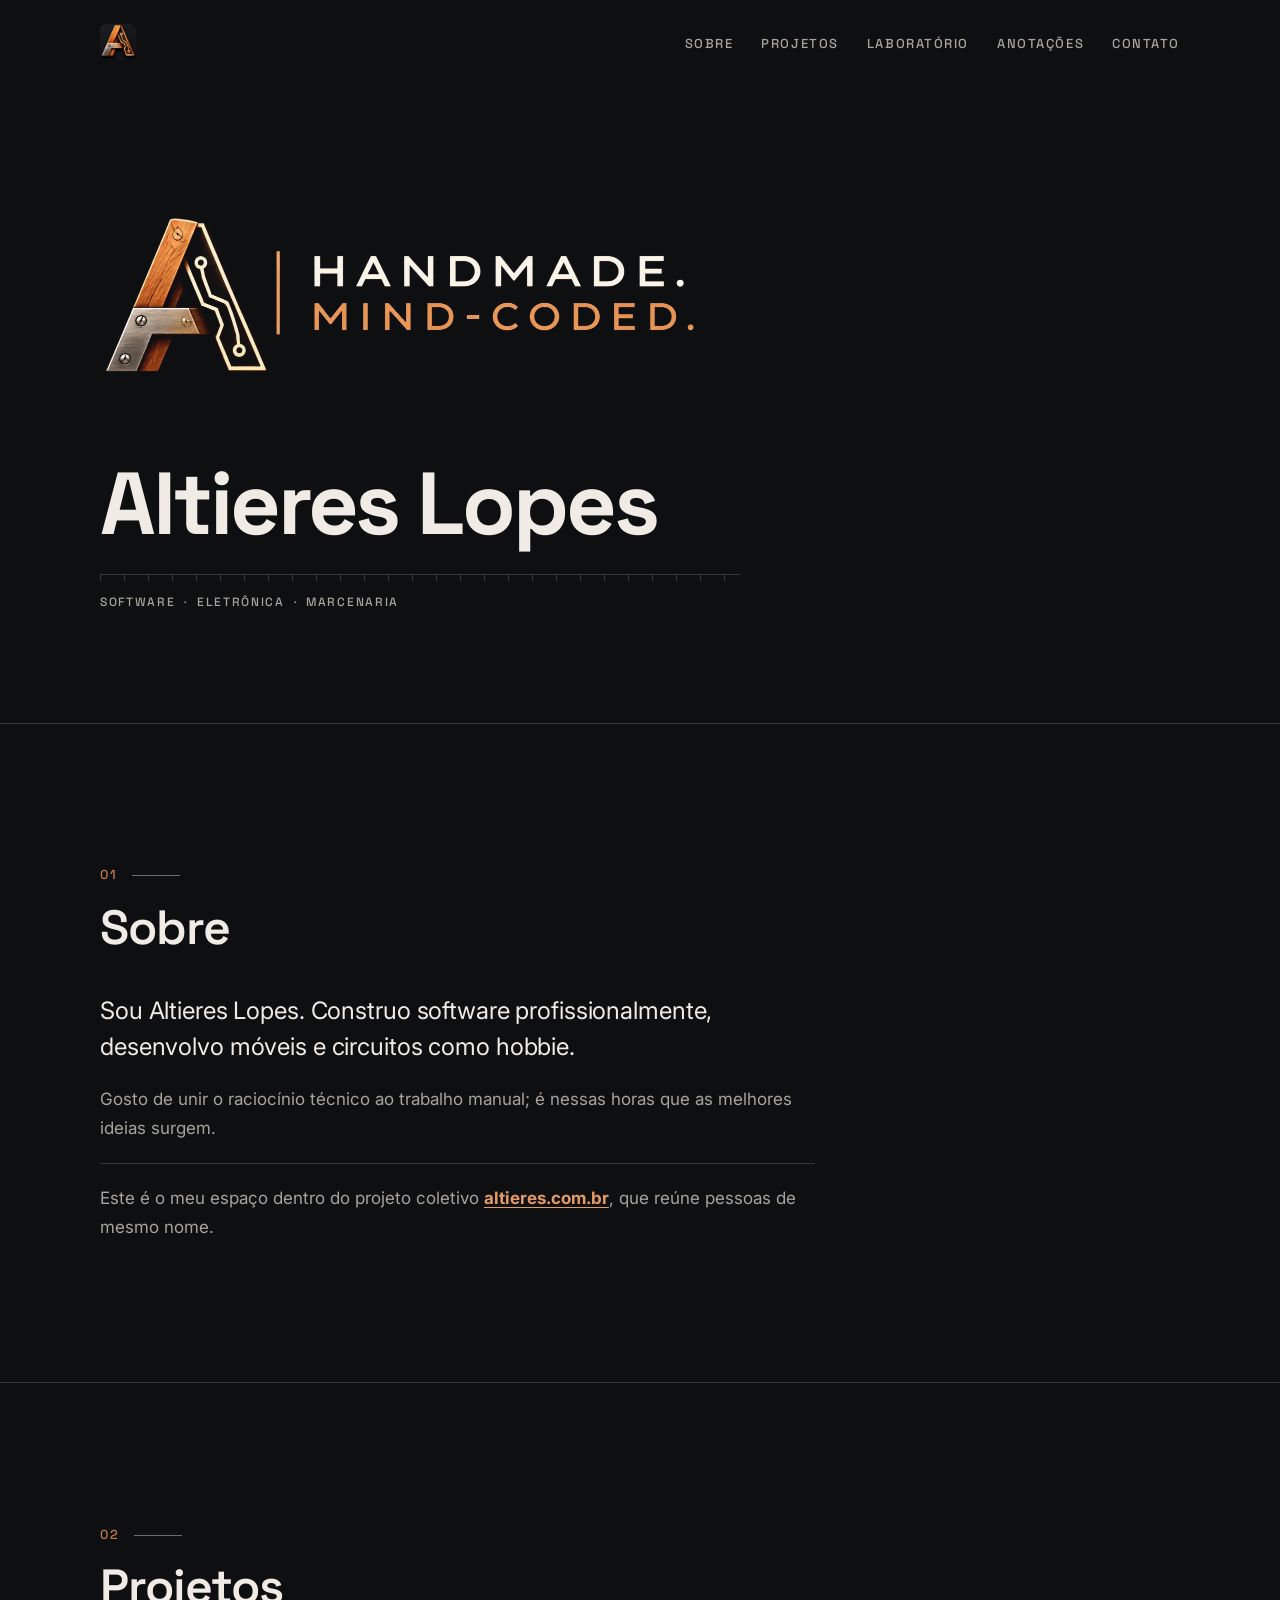
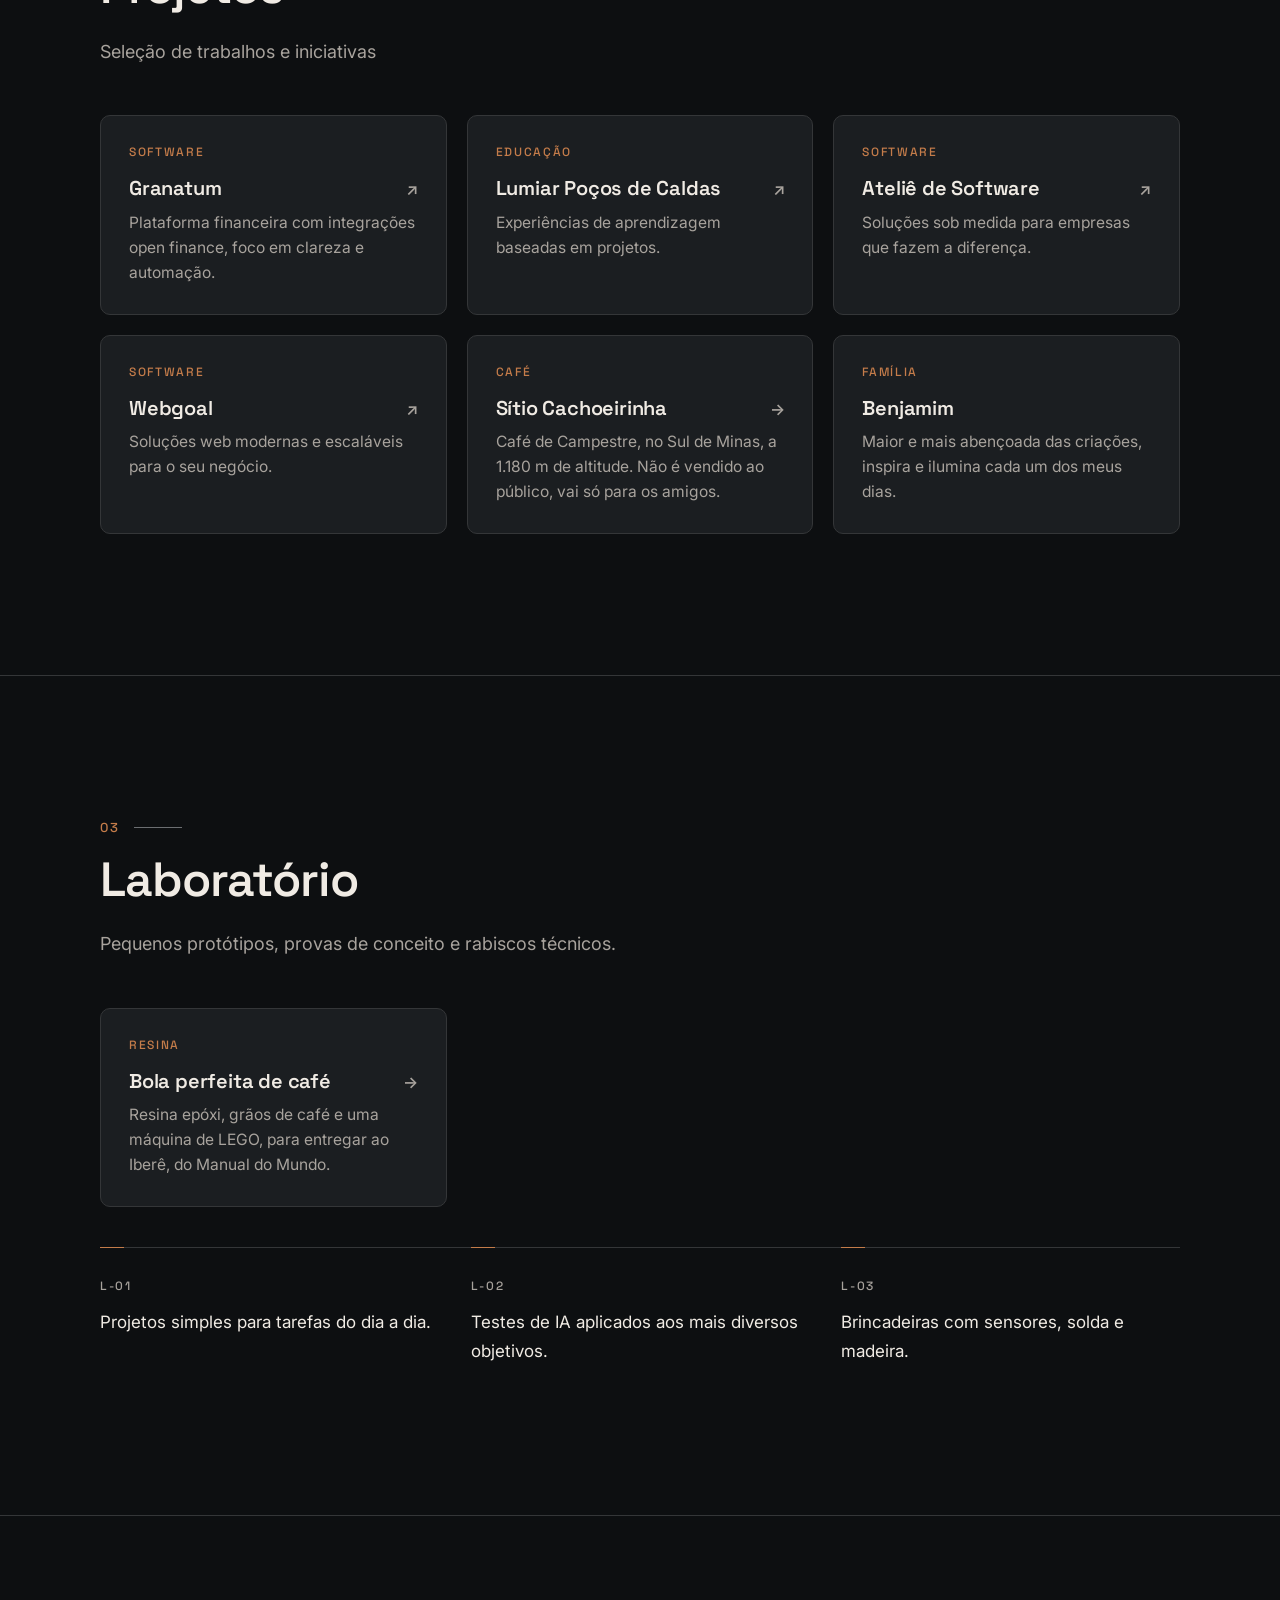
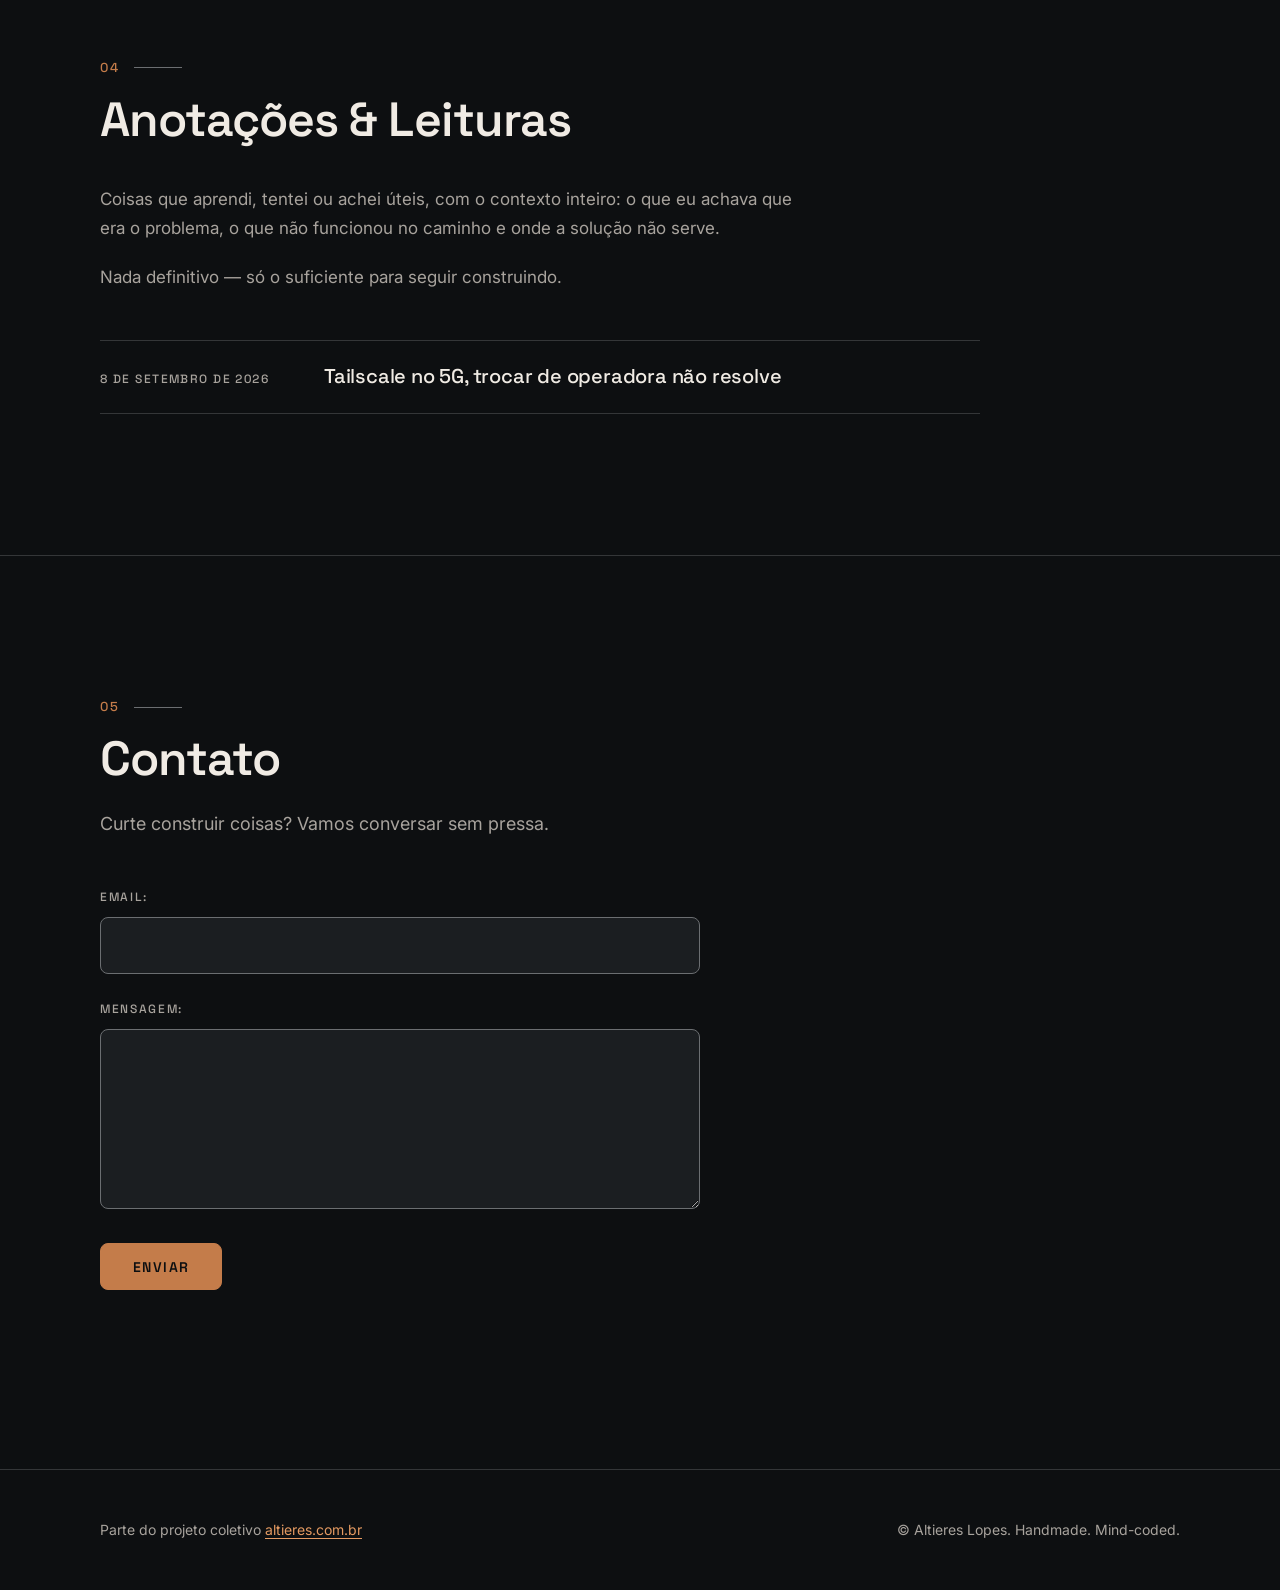
<file: index.html>
<!DOCTYPE html>
<html lang="pt-br">
<head>
    <meta charset="UTF-8">
    <meta name="viewport" content="width=device-width, initial-scale=1.0">
    <title>Altieres Lopes — Handmade. Mind-coded.</title>
    <meta name="description" content="Altieres Lopes: software por profissão, móveis e circuitos por hobbie. Projetos, laboratório e anotações.">
    <meta name="theme-color" content="#0D0F11">
    <link rel="icon" type="image/png" href="assets/favicon.png">
    <link rel="apple-touch-icon" href="assets/apple-touch-icon.png">
    <link rel="preconnect" href="https://fonts.googleapis.com">
    <link rel="preconnect" href="https://fonts.gstatic.com" crossorigin>
    <link rel="stylesheet" href="https://fonts.googleapis.com/css2?family=Inter:wght@400;500&amp;family=Space+Grotesk:wght@500;600;700&amp;display=swap">
    <link rel="stylesheet" href="styles.css">
</head>
<body>
    <a class="skip-link" href="#sobre">Pular para o conteúdo</a>

    <!-- Header / Hero -->
    <header class="site-header">
        <div class="container topbar">
            <a class="brand-mark" href="#topo" aria-label="Altieres Lopes, início">
                <img src="assets/logo-a.webp" alt="" width="36" height="36">
            </a>
            <nav aria-label="Seções">
                <ul>
                    <li><a href="#sobre">Sobre</a></li>
                    <li><a href="#projetos">Projetos</a></li>
                    <li><a href="#laboratorio">Laboratório</a></li>
                    <li><a href="#anotacoes">Anotações</a></li>
                    <li><a href="#contato">Contato</a></li>
                </ul>
            </nav>
        </div>

        <div class="container hero" id="topo">
            <picture class="hero-logo">
                <source srcset="assets/logo-handmade-mind-coded.webp" type="image/webp">
                <img src="assets/logo-handmade-mind-coded.jpg" alt="Logo: letra A metade madeira, metade circuito, com os dizeres Handmade. Mind-coded." width="1200" height="347" fetchpriority="high">
            </picture>
            <h1>Altieres Lopes</h1>
            <p class="label hero-disciplines">Software <span aria-hidden="true">·</span> Eletrônica <span aria-hidden="true">·</span> Marcenaria</p>
        </div>
    </header>

    <main>
    <!-- Sobre -->
    <section id="sobre">
        <div class="container">
            <div class="section-head">
                <span class="section-index" aria-hidden="true">01</span>
                <h2>Sobre</h2>
            </div>
            <div class="prose">
                <p class="lead">Sou Altieres Lopes. Construo software profissionalmente, desenvolvo móveis e circuitos como hobbie.</p>
                <p>Gosto de unir o raciocínio técnico ao trabalho manual; é nessas horas que as melhores ideias surgem.</p>
                <p class="now-content">
                  Este é o meu espaço dentro do projeto coletivo <a href="https://altieres.com.br" target="_blank" rel="noopener noreferrer"><strong>altieres.com.br</strong></a>, que reúne pessoas de mesmo nome.
                </p>
            </div>
        </div>
    </section>

    <!-- Projetos -->
    <section id="projetos">
        <div class="container">
            <div class="section-head">
                <span class="section-index" aria-hidden="true">02</span>
                <h2>Projetos</h2>
            </div>
            <p class="section-intro">Seleção de trabalhos e iniciativas</p>
            <div class="projects-grid">
              <a href="https://www.granatum.com.br/" target="_blank" rel="noopener noreferrer" class="card">
                <span class="label card-category">Software</span>
                <h3>Granatum <span class="card-arrow" aria-hidden="true">↗</span></h3>
                <p>Plataforma financeira com integrações open finance, foco em clareza e automação.</p>
              </a>
              <a href="https://www.escolalumiarpocos.com.br/" target="_blank" rel="noopener noreferrer" class="card">
                <span class="label card-category">Educação</span>
                <h3>Lumiar Poços de Caldas <span class="card-arrow" aria-hidden="true">↗</span></h3>
                <p>Experiências de aprendizagem baseadas em projetos.</p>
              </a>
              <a href="https://atelie.software/" target="_blank" rel="noopener noreferrer" class="card">
                <span class="label card-category">Software</span>
                <h3>Ateliê de Software <span class="card-arrow" aria-hidden="true">↗</span></h3>
                <p>Soluções sob medida para empresas que fazem a diferença.</p>
              </a>
              <a href="https://webgoal.com.br/" target="_blank" rel="noopener noreferrer" class="card">
                <span class="label card-category">Software</span>
                <h3>Webgoal <span class="card-arrow" aria-hidden="true">↗</span></h3>
                <p>Soluções web modernas e escaláveis para o seu negócio.</p>
              </a>
              <a href="projetos/sitio-cachoeirinha.html" class="card">
                  <span class="label card-category">Café</span>
                  <h3>Sítio Cachoeirinha <span class="card-arrow" aria-hidden="true">→</span></h3>
                  <p>Café de Campestre, no Sul de Minas, a 1.180 m de altitude. Não é vendido ao público, vai só para os amigos.</p>
              </a>
              <div class="card">
                  <span class="label card-category">Família</span>
                  <h3>Benjamim</h3>
                  <p>Maior e mais abençoada das criações, inspira e ilumina cada um dos meus dias.</p>
              </div>
            </div>
        </div>
    </section>

    <!-- Laboratório -->
    <section id="laboratorio">
        <div class="container">
            <div class="section-head">
                <span class="section-index" aria-hidden="true">03</span>
                <h2>Laboratório</h2>
            </div>
            <p class="section-intro">Pequenos protótipos, provas de conceito e rabiscos técnicos.</p>
            <div class="projects-grid lab-projects">
              <a href="laboratorio/bola-de-cafe.html" class="card">
                  <span class="label card-category">Resina</span>
                  <h3>Bola perfeita de café <span class="card-arrow" aria-hidden="true">→</span></h3>
                  <p>Resina epóxi, grãos de café e uma máquina de LEGO, para entregar ao Iberê, do Manual do Mundo.</p>
              </a>
            </div>
            <ol class="lab-list">
                <li>Projetos simples para tarefas do dia a dia.</li>
                <li>Testes de IA aplicados aos mais diversos objetivos.</li>
                <li>Brincadeiras com sensores, solda e madeira.</li>
            </ol>
        </div>
    </section>

    <!-- Anotações -->
    <section id="anotacoes">
        <div class="container">
            <div class="section-head">
                <span class="section-index" aria-hidden="true">04</span>
                <h2>Anotações &amp; Leituras</h2>
            </div>
            <div class="prose">
                <p>Coisas que aprendi, tentei ou achei úteis, com o contexto inteiro:
                o que eu achava que era o problema, o que não funcionou no caminho e
                onde a solução não serve.</p>
                <p>Nada definitivo — só o suficiente para seguir construindo.</p>
            </div>
            <ul class="notes-list">
                <li>
                    <time class="note-date" datetime="2026-09-08">8 de setembro de 2026</time>
                    <a href="anotacoes/tailscale-mtu-5g.html">Tailscale no 5G, trocar de operadora não resolve</a>
                </li>
            </ul>
        </div>
    </section>

    <!-- Contato -->
    <section id="contato">
        <div class="container">
            <div class="section-head">
                <span class="section-index" aria-hidden="true">05</span>
                <h2>Contato</h2>
            </div>
            <p class="section-intro">Curte construir coisas? Vamos conversar sem pressa.</p>

            <form id="my-form" action="https://formspree.io/f/xnngogla" method="POST">
                <label for="email">Email:</label>
                <input type="email" id="email" name="email" autocomplete="email" required>

                <label for="message">Mensagem:</label>
                <textarea id="message" name="message" required></textarea>

                <button id="my-form-button" type="submit">Enviar</button>
                <p id="my-form-status" role="status" aria-live="polite"></p>
            </form>
        </div>
    </section>
    </main>

    <!-- Footer -->
    <footer>
        <div class="container">
            <p>Parte do projeto coletivo <a href="https://altieres.com.br" target="_blank" rel="noopener noreferrer">altieres.com.br</a></p>
            <p>© Altieres Lopes. Handmade. Mind-coded.</p>
        </div>
    </footer>

    <!-- Form Script -->
    <script>
        var form = document.getElementById("my-form");

        async function handleSubmit(event) {
            event.preventDefault();
            var status = document.getElementById("my-form-status");
            var button = document.getElementById("my-form-button");
            var data = new FormData(event.target);

            button.disabled = true;
            button.textContent = "Enviando...";

            fetch(event.target.action, {
                method: form.method,
                body: data,
                headers: {
                    'Accept': 'application/json'
                }
            }).then(response => {
                if (response.ok) {
                    status.innerHTML = "Obrigado! Sua mensagem foi enviada com sucesso.";
                    status.className = "success";
                    form.reset();
                } else {
                    response.json().then(data => {
                        if (Object.hasOwn(data, 'errors')) {
                            status.innerHTML = data["errors"].map(error => error["message"]).join(", ");
                        } else {
                            status.innerHTML = "Ops! Houve um problema ao enviar sua mensagem.";
                        }
                        status.className = "error";
                    });
                }
            }).catch(error => {
                status.innerHTML = "Ops! Houve um problema ao enviar sua mensagem.";
                status.className = "error";
            }).finally(() => {
                button.disabled = false;
                button.textContent = "Enviar";
            });
        }

        form.addEventListener("submit", handleSubmit);
    </script>
</body>
</html>
</file>
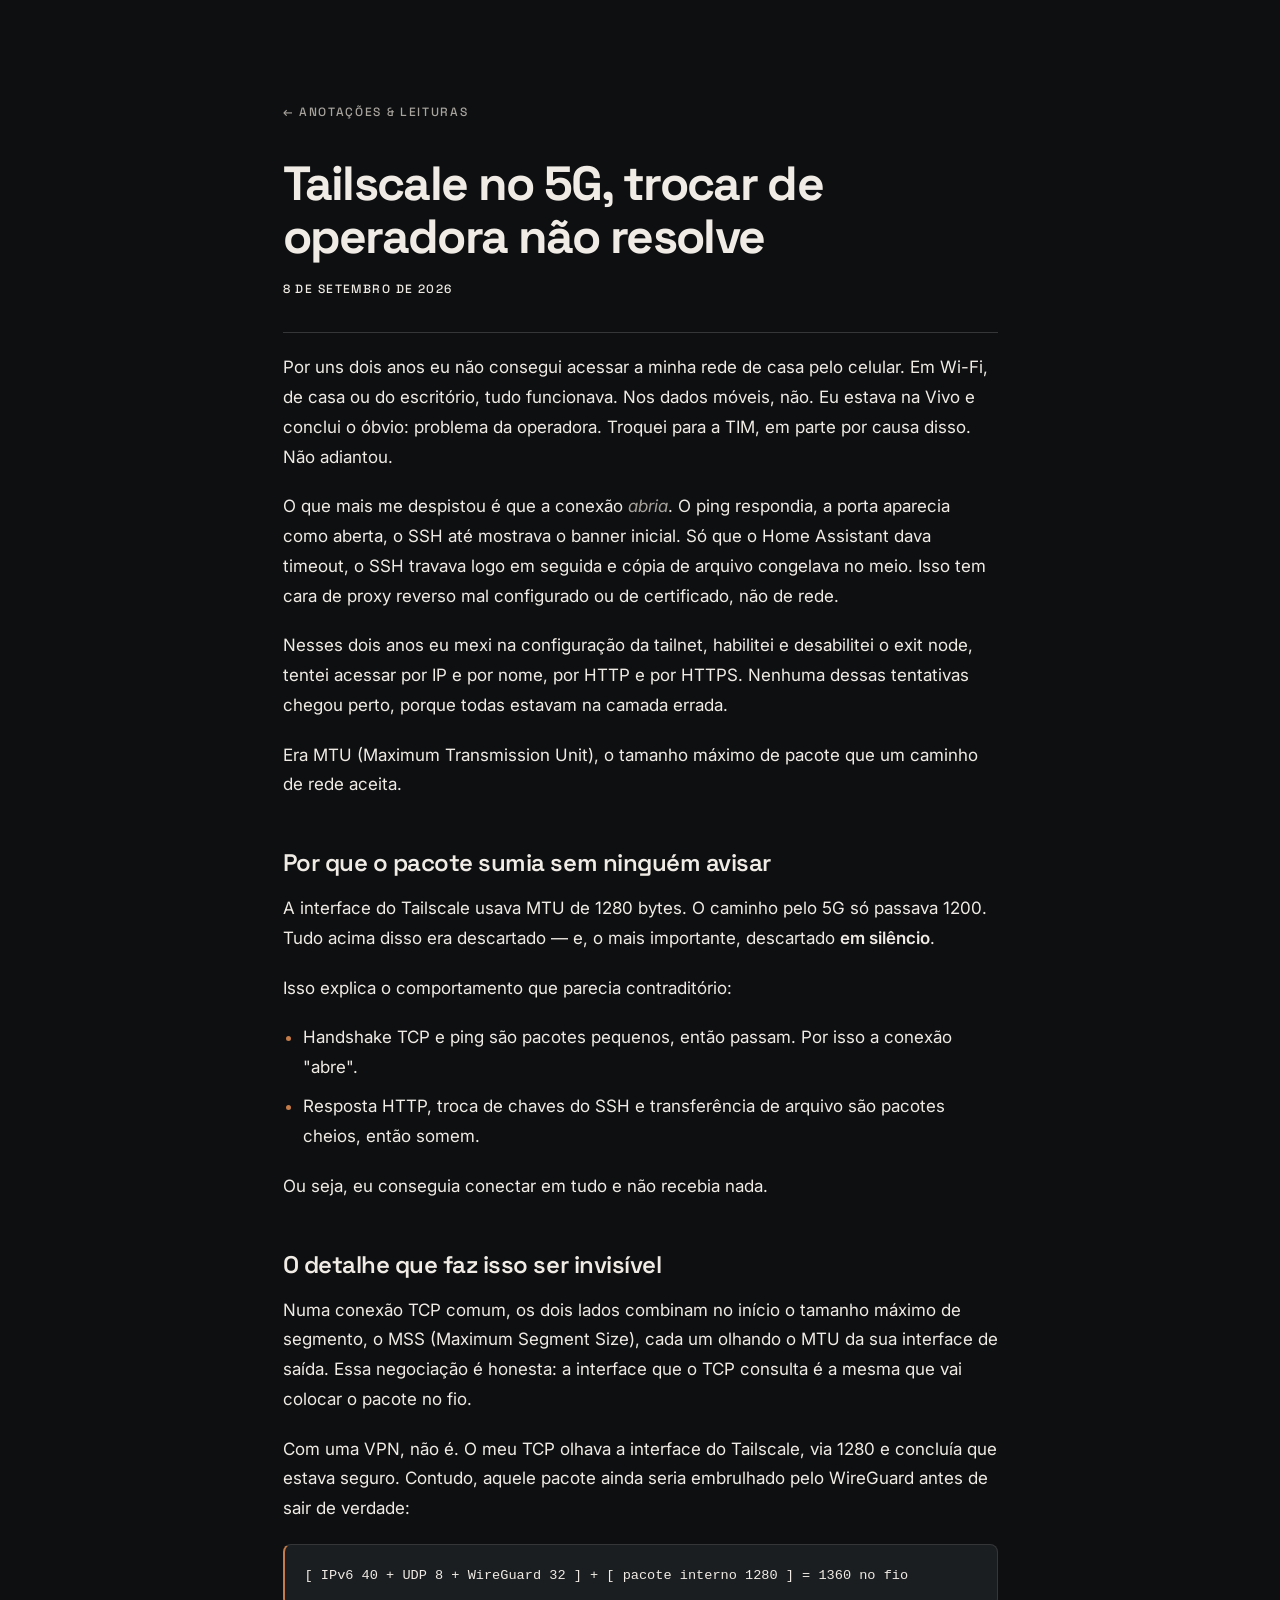
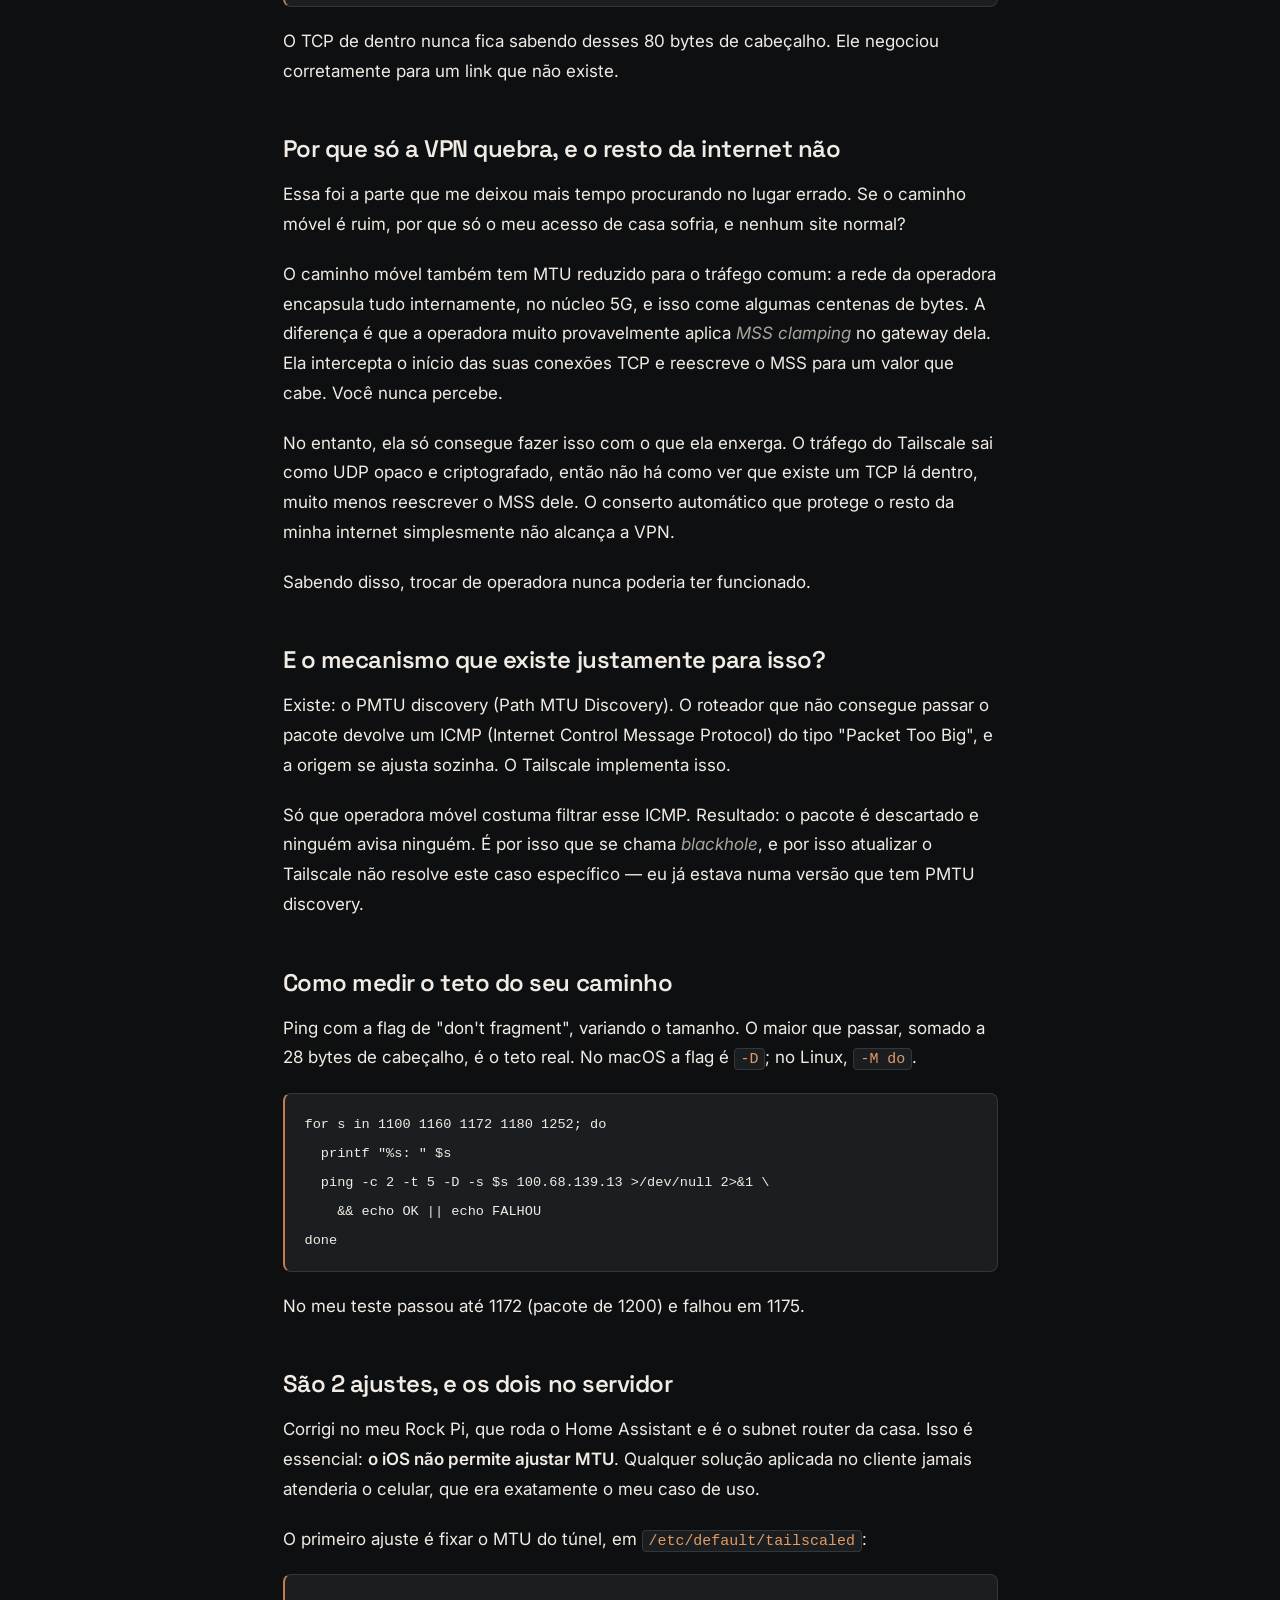
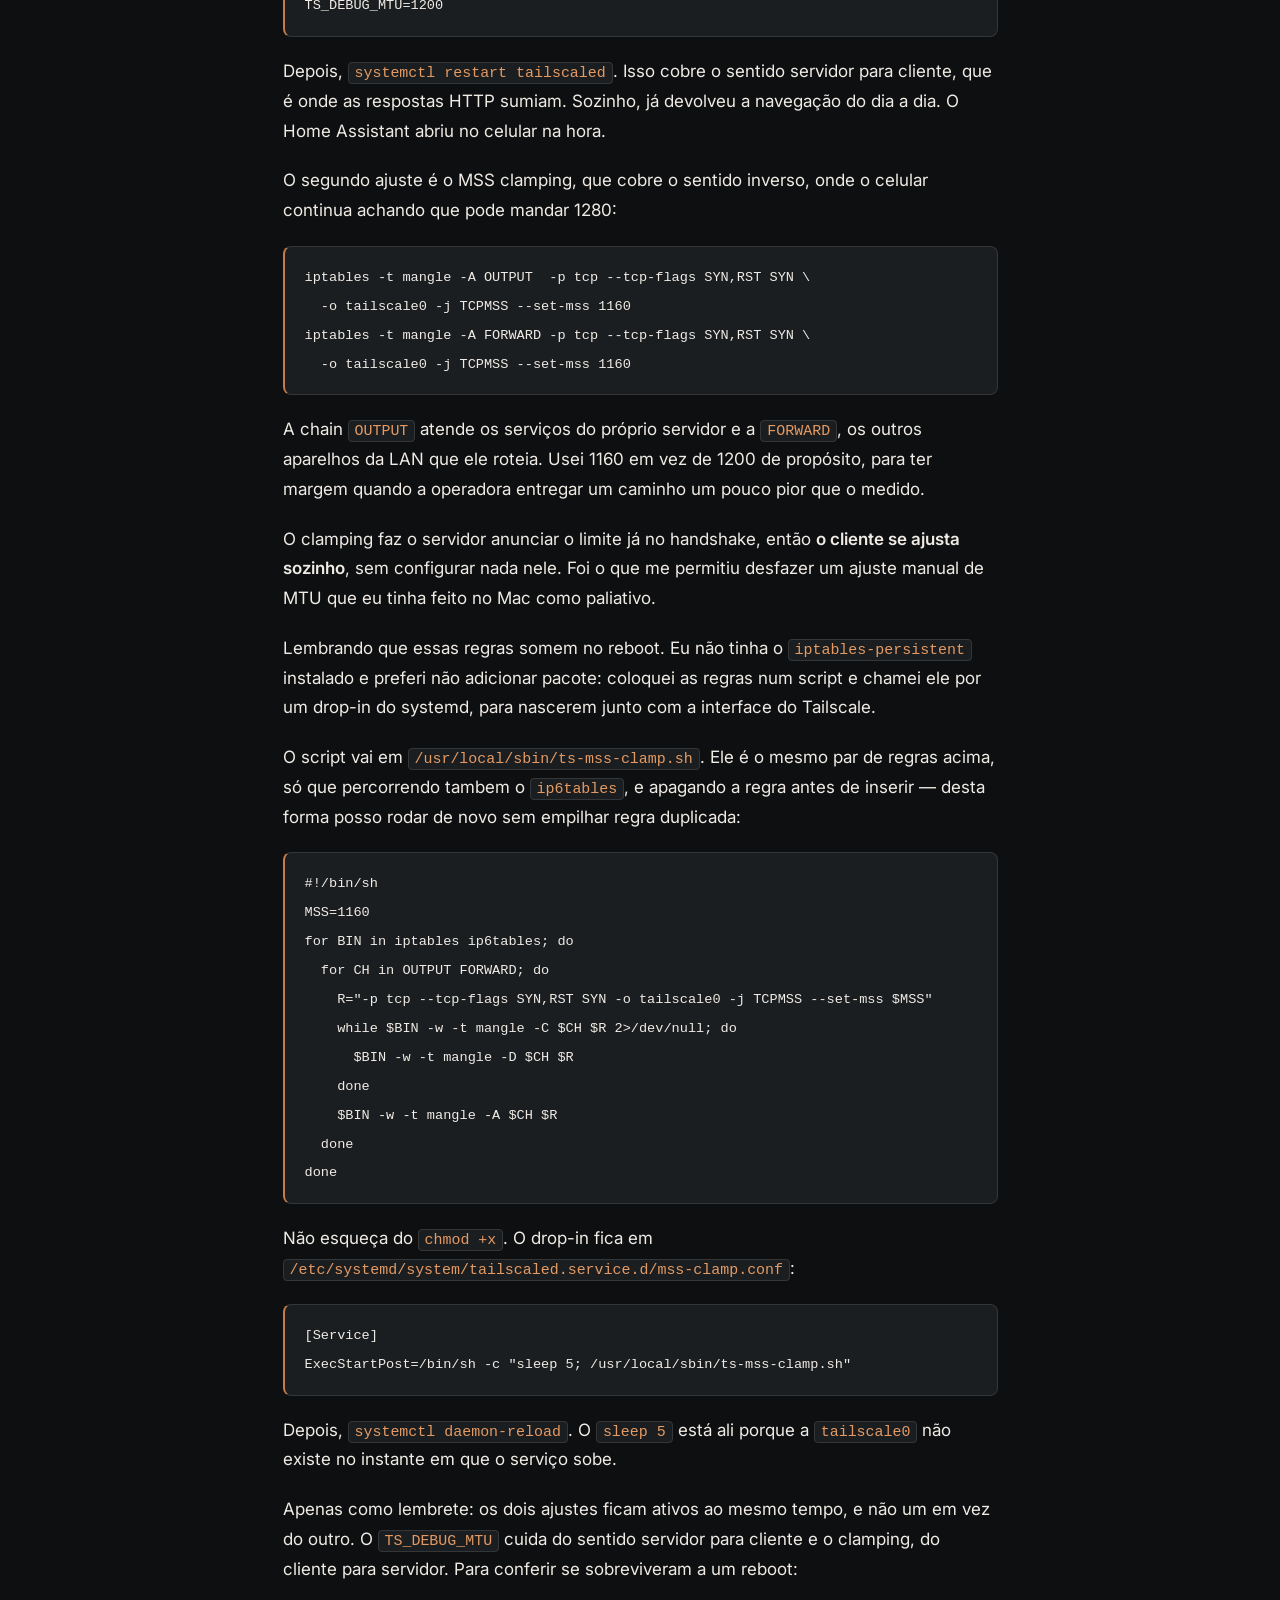
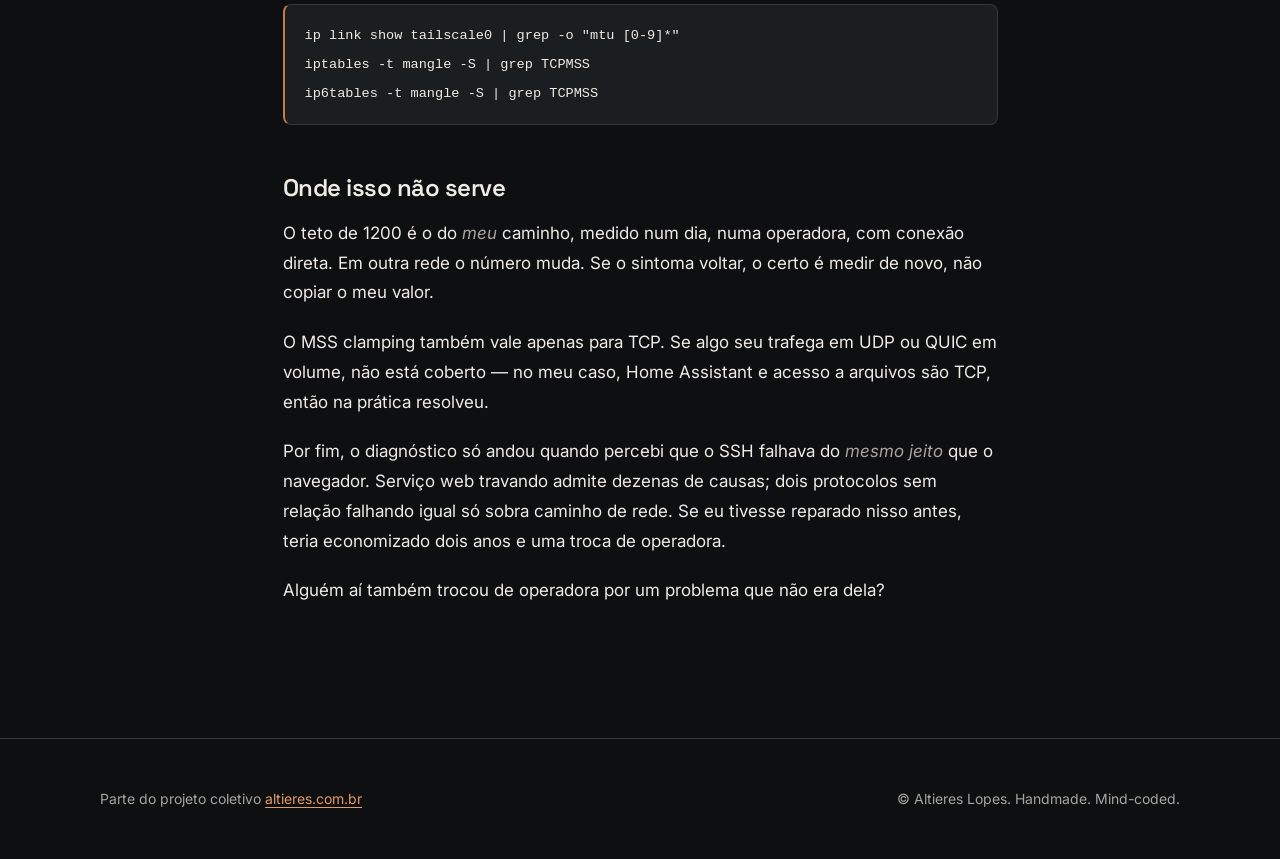
<file: anotacoes/tailscale-mtu-5g.html>
<!DOCTYPE html>
<html lang="pt-br">
<head>
    <meta charset="UTF-8">
    <meta name="viewport" content="width=device-width, initial-scale=1.0">
    <title>Tailscale no 5G, trocar de operadora não resolve — Altieres Lopes</title>
    <meta name="description" content="Passei dois anos achando que o acesso remoto à minha rede de casa quebrava por culpa da operadora. Era MTU.">
    <meta name="theme-color" content="#0D0F11">
    <link rel="icon" type="image/png" href="../assets/favicon.png">
    <link rel="apple-touch-icon" href="../assets/apple-touch-icon.png">
    <link rel="preconnect" href="https://fonts.googleapis.com">
    <link rel="preconnect" href="https://fonts.gstatic.com" crossorigin>
    <link rel="stylesheet" href="https://fonts.googleapis.com/css2?family=Inter:wght@400;500&amp;family=Space+Grotesk:wght@500;600;700&amp;display=swap">
    <link rel="stylesheet" href="../styles.css">
</head>
<body>
    <article class="post">
        <div class="container">
            <p class="post-back"><a href="../index.html#anotacoes">← Anotações &amp; Leituras</a></p>

            <h1 class="post-title">Tailscale no 5G, trocar de operadora não resolve</h1>
            <p class="post-meta"><time datetime="2026-09-08">8 de setembro de 2026</time></p>

            <p>Por uns dois anos eu não consegui acessar a minha rede de casa pelo
            celular. Em Wi-Fi, de casa ou do escritório, tudo funcionava. Nos dados
            móveis, não. Eu estava na Vivo e conclui o óbvio: problema da operadora.
            Troquei para a TIM, em parte por causa disso. Não adiantou.</p>

            <p>O que mais me despistou é que a conexão <em>abria</em>. O ping
            respondia, a porta aparecia como aberta, o SSH até mostrava o banner
            inicial. Só que o Home Assistant dava timeout, o SSH travava logo em
            seguida e cópia de arquivo congelava no meio. Isso tem cara de proxy
            reverso mal configurado ou de certificado, não de rede.</p>

            <p>Nesses dois anos eu mexi na configuração da tailnet, habilitei e
            desabilitei o exit node, tentei acessar por IP e por nome, por HTTP e
            por HTTPS. Nenhuma dessas tentativas chegou perto, porque todas
            estavam na camada errada.</p>

            <p>Era MTU (Maximum Transmission Unit), o tamanho máximo de pacote que
            um caminho de rede aceita.</p>

            <h2>Por que o pacote sumia sem ninguém avisar</h2>

            <p>A interface do Tailscale usava MTU de 1280 bytes. O caminho pelo 5G
            só passava 1200. Tudo acima disso era descartado — e, o mais
            importante, descartado <strong>em silêncio</strong>.</p>

            <p>Isso explica o comportamento que parecia contraditório:</p>

            <ul>
                <li>Handshake TCP e ping são pacotes pequenos, então passam. Por isso a conexão "abre".</li>
                <li>Resposta HTTP, troca de chaves do SSH e transferência de arquivo são pacotes cheios, então somem.</li>
            </ul>

            <p>Ou seja, eu conseguia conectar em tudo e não recebia nada.</p>

            <h2>O detalhe que faz isso ser invisível</h2>

            <p>Numa conexão TCP comum, os dois lados combinam no início o tamanho
            máximo de segmento, o MSS (Maximum Segment Size), cada um olhando o MTU
            da sua interface de saída. Essa negociação é honesta: a interface que o
            TCP consulta é a mesma que vai colocar o pacote no fio.</p>

            <p>Com uma VPN, não é. O meu TCP olhava a interface do Tailscale, via
            1280 e concluía que estava seguro. Contudo, aquele pacote ainda seria
            embrulhado pelo WireGuard antes de sair de verdade:</p>

            <pre><code>[ IPv6 40 + UDP 8 + WireGuard 32 ] + [ pacote interno 1280 ] = 1360 no fio</code></pre>

            <p>O TCP de dentro nunca fica sabendo desses 80 bytes de cabeçalho. Ele
            negociou corretamente para um link que não existe.</p>

            <h2>Por que só a VPN quebra, e o resto da internet não</h2>

            <p>Essa foi a parte que me deixou mais tempo procurando no lugar
            errado. Se o caminho móvel é ruim, por que só o meu acesso de casa
            sofria, e nenhum site normal?</p>

            <p>O caminho móvel também tem MTU reduzido para o tráfego comum: a rede
            da operadora encapsula tudo internamente, no núcleo 5G, e isso come
            algumas centenas de bytes. A diferença é que a operadora muito
            provavelmente aplica <em>MSS clamping</em> no gateway dela. Ela
            intercepta o início das suas conexões TCP e reescreve o MSS para um
            valor que cabe. Você nunca percebe.</p>

            <p>No entanto, ela só consegue fazer isso com o que ela enxerga. O
            tráfego do Tailscale sai como UDP opaco e criptografado, então não há
            como ver que existe um TCP lá dentro, muito menos reescrever o MSS
            dele. O conserto automático que protege o resto da minha internet
            simplesmente não alcança a VPN.</p>

            <p>Sabendo disso, trocar de operadora nunca poderia ter funcionado.</p>

            <h2>E o mecanismo que existe justamente para isso?</h2>

            <p>Existe: o PMTU discovery (Path MTU Discovery). O roteador que não
            consegue passar o pacote devolve um ICMP (Internet Control Message
            Protocol) do tipo "Packet Too Big", e a origem se ajusta sozinha. O
            Tailscale implementa isso.</p>

            <p>Só que operadora móvel costuma filtrar esse ICMP. Resultado: o
            pacote é descartado e ninguém avisa ninguém. É por isso que se chama
            <em>blackhole</em>, e por isso atualizar o Tailscale não resolve este
            caso específico — eu já estava numa versão que tem PMTU discovery.</p>

            <h2>Como medir o teto do seu caminho</h2>

            <p>Ping com a flag de "don't fragment", variando o tamanho. O maior
            que passar, somado a 28 bytes de cabeçalho, é o teto real. No macOS a
            flag é <code>-D</code>; no Linux, <code>-M do</code>.</p>

            <pre><code>for s in 1100 1160 1172 1180 1252; do
  printf "%s: " $s
  ping -c 2 -t 5 -D -s $s 100.68.139.13 >/dev/null 2>&1 \
    &amp;&amp; echo OK || echo FALHOU
done</code></pre>

            <p>No meu teste passou até 1172 (pacote de 1200) e falhou em 1175.</p>

            <h2>São 2 ajustes, e os dois no servidor</h2>

            <p>Corrigi no meu Rock Pi, que roda o Home Assistant e é o subnet
            router da casa. Isso é essencial: <strong>o iOS não permite ajustar
            MTU</strong>. Qualquer solução aplicada no cliente jamais atenderia o
            celular, que era exatamente o meu caso de uso.</p>

            <p>O primeiro ajuste é fixar o MTU do túnel, em
            <code>/etc/default/tailscaled</code>:</p>

            <pre><code>TS_DEBUG_MTU=1200</code></pre>

            <p>Depois, <code>systemctl restart tailscaled</code>. Isso cobre o
            sentido servidor para cliente, que é onde as respostas HTTP sumiam.
            Sozinho, já devolveu a navegação do dia a dia. O Home Assistant abriu
            no celular na hora.</p>

            <p>O segundo ajuste é o MSS clamping, que cobre o sentido inverso, onde
            o celular continua achando que pode mandar 1280:</p>

            <pre><code>iptables -t mangle -A OUTPUT  -p tcp --tcp-flags SYN,RST SYN \
  -o tailscale0 -j TCPMSS --set-mss 1160
iptables -t mangle -A FORWARD -p tcp --tcp-flags SYN,RST SYN \
  -o tailscale0 -j TCPMSS --set-mss 1160</code></pre>

            <p>A chain <code>OUTPUT</code> atende os serviços do próprio servidor e
            a <code>FORWARD</code>, os outros aparelhos da LAN que ele roteia. Usei
            1160 em vez de 1200 de propósito, para ter margem quando a operadora
            entregar um caminho um pouco pior que o medido.</p>

            <p>O clamping faz o servidor anunciar o limite já no handshake, então
            <strong>o cliente se ajusta sozinho</strong>, sem configurar nada nele.
            Foi o que me permitiu desfazer um ajuste manual de MTU que eu tinha
            feito no Mac como paliativo.</p>

            <p>Lembrando que essas regras somem no reboot. Eu não tinha o
            <code>iptables-persistent</code> instalado e preferi não adicionar
            pacote: coloquei as regras num script e chamei ele por um drop-in do
            systemd, para nascerem junto com a interface do Tailscale.</p>

            <p>O script vai em <code>/usr/local/sbin/ts-mss-clamp.sh</code>. Ele é
            o mesmo par de regras acima, só que percorrendo tambem o
            <code>ip6tables</code>, e apagando a regra antes de inserir — desta
            forma posso rodar de novo sem empilhar regra duplicada:</p>

            <pre><code>#!/bin/sh
MSS=1160
for BIN in iptables ip6tables; do
  for CH in OUTPUT FORWARD; do
    R="-p tcp --tcp-flags SYN,RST SYN -o tailscale0 -j TCPMSS --set-mss $MSS"
    while $BIN -w -t mangle -C $CH $R 2>/dev/null; do
      $BIN -w -t mangle -D $CH $R
    done
    $BIN -w -t mangle -A $CH $R
  done
done</code></pre>

            <p>Não esqueça do <code>chmod +x</code>. O drop-in fica em
            <code>/etc/systemd/system/tailscaled.service.d/mss-clamp.conf</code>:</p>

            <pre><code>[Service]
ExecStartPost=/bin/sh -c "sleep 5; /usr/local/sbin/ts-mss-clamp.sh"</code></pre>

            <p>Depois, <code>systemctl daemon-reload</code>. O
            <code>sleep 5</code> está ali porque a <code>tailscale0</code> não
            existe no instante em que o serviço sobe.</p>

            <p>Apenas como lembrete: os dois ajustes ficam ativos ao mesmo tempo, e
            não um em vez do outro. O <code>TS_DEBUG_MTU</code> cuida do sentido
            servidor para cliente e o clamping, do cliente para servidor. Para
            conferir se sobreviveram a um reboot:</p>

            <pre><code>ip link show tailscale0 | grep -o "mtu [0-9]*"
iptables -t mangle -S | grep TCPMSS
ip6tables -t mangle -S | grep TCPMSS</code></pre>

            <h2>Onde isso não serve</h2>

            <p>O teto de 1200 é o do <em>meu</em> caminho, medido num dia, numa
            operadora, com conexão direta. Em outra rede o número muda. Se o
            sintoma voltar, o certo é medir de novo, não copiar o meu valor.</p>

            <p>O MSS clamping também vale apenas para TCP. Se algo seu trafega em
            UDP ou QUIC em volume, não está coberto — no meu caso, Home Assistant e
            acesso a arquivos são TCP, então na prática resolveu.</p>

            <p>Por fim, o diagnóstico só andou quando percebi que o SSH falhava do
            <em>mesmo jeito</em> que o navegador. Serviço web travando admite
            dezenas de causas; dois protocolos sem relação falhando igual só sobra
            caminho de rede. Se eu tivesse reparado nisso antes, teria economizado
            dois anos e uma troca de operadora.</p>

            <p>Alguém aí também trocou de operadora por um problema que não era
            dela?</p>
        </div>
    </article>

    <footer>
        <div class="container">
            <p>Parte do projeto coletivo <a href="https://altieres.com.br" target="_blank" rel="noopener noreferrer">altieres.com.br</a></p>
            <p>© Altieres Lopes. Handmade. Mind-coded.</p>
        </div>
    </footer>
</body>
</html>
</file>
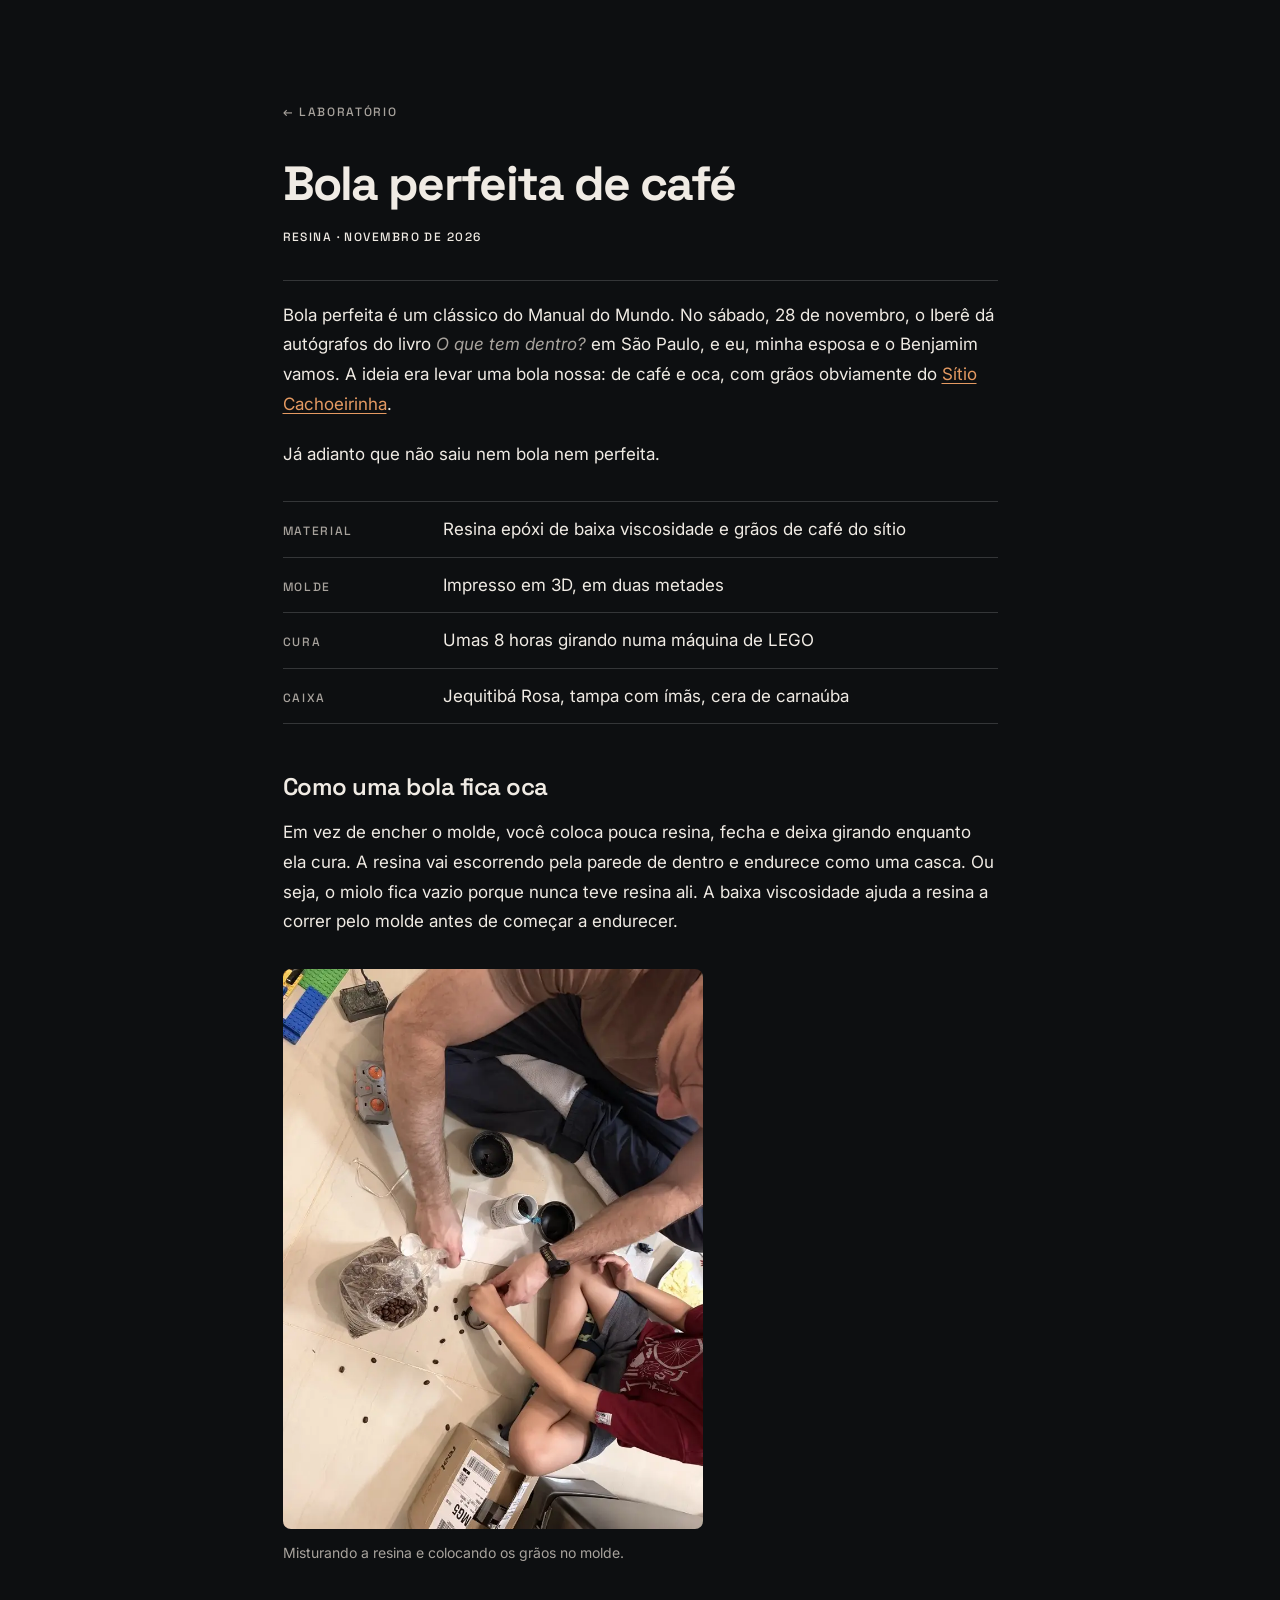
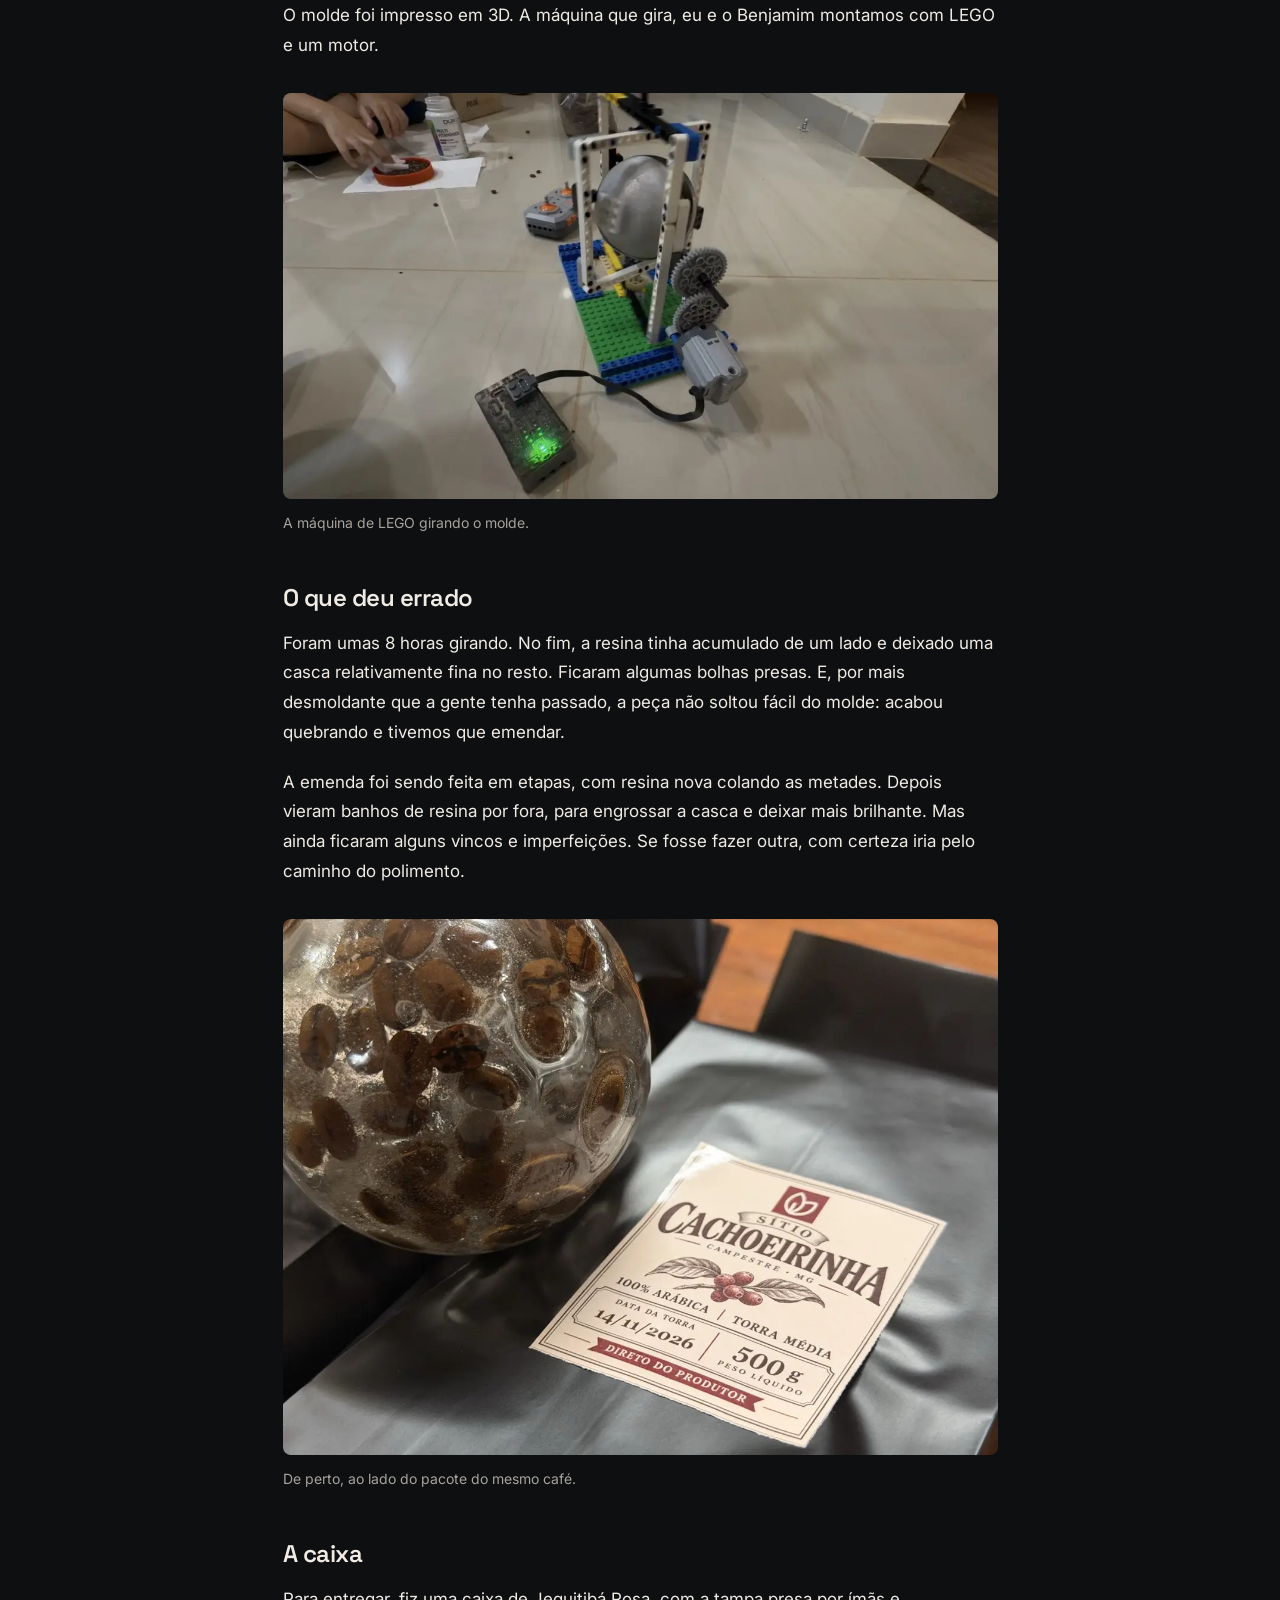
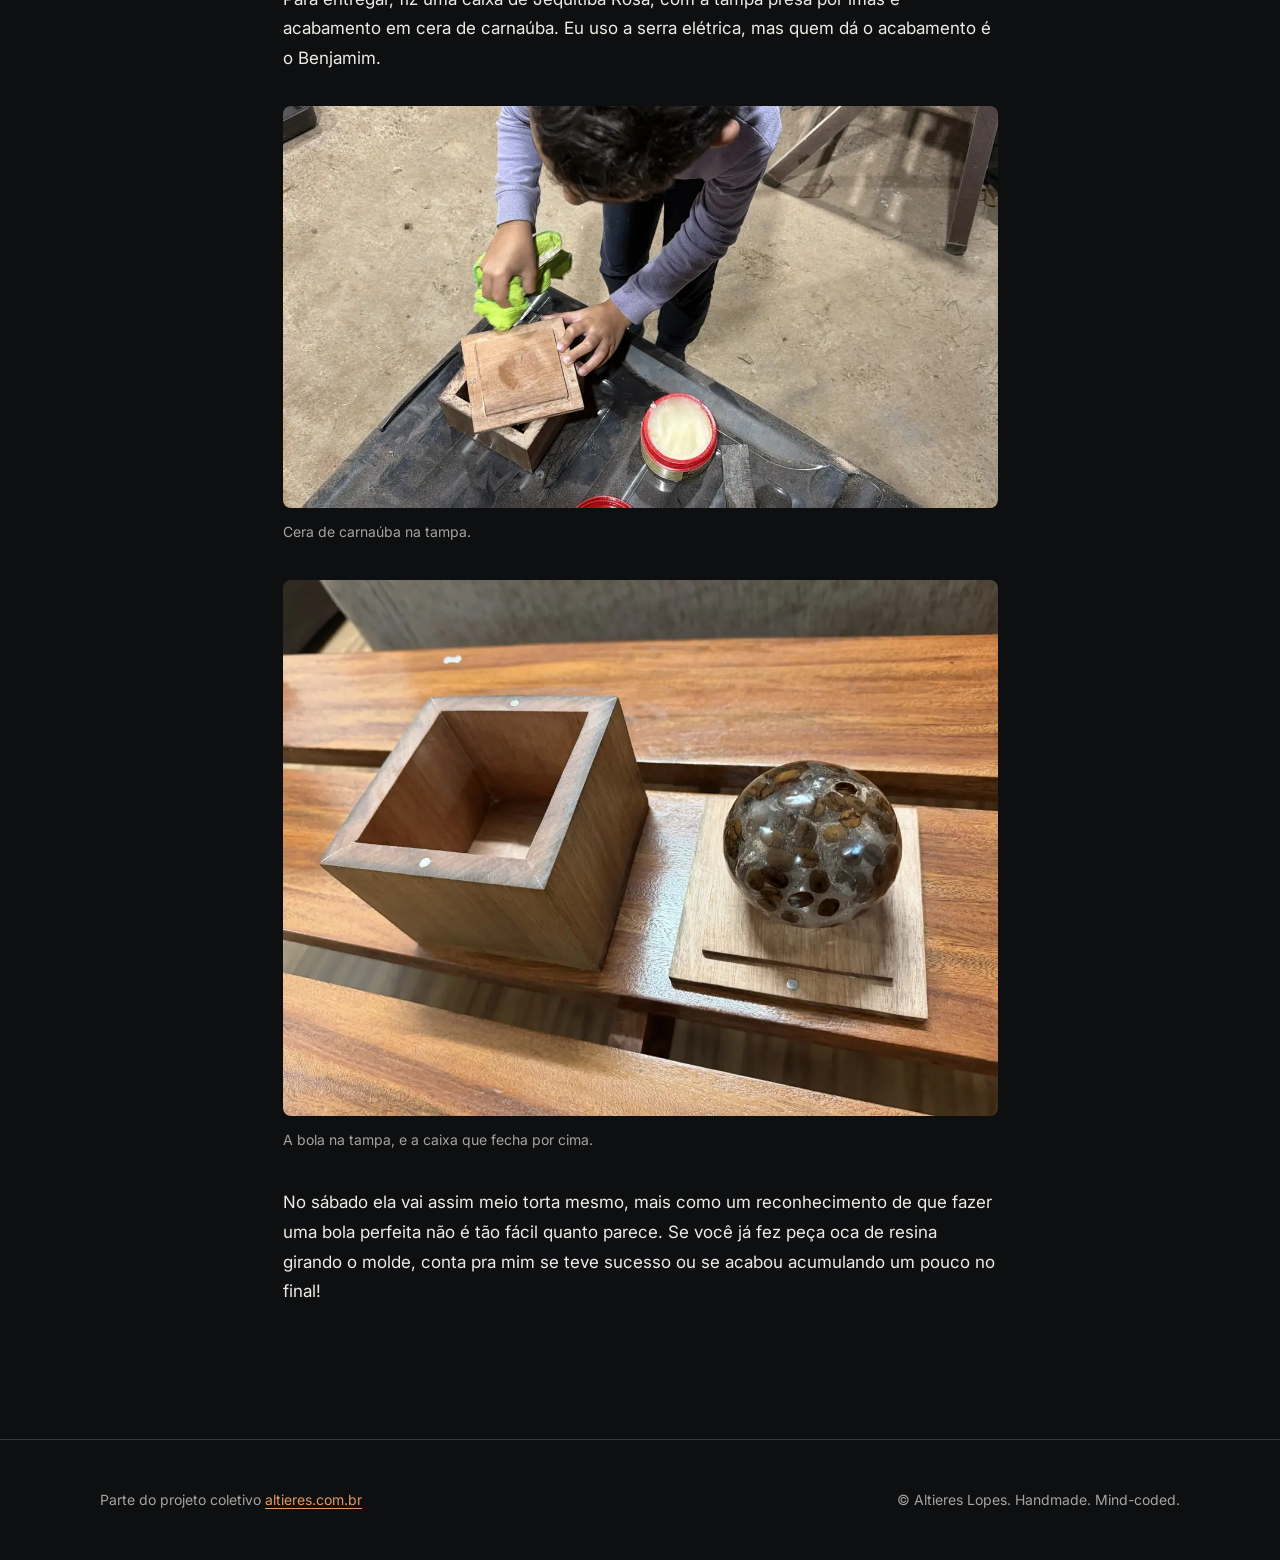
<file: laboratorio/bola-de-cafe.html>
<!DOCTYPE html>
<html lang="pt-br">
<head>
    <meta charset="UTF-8">
    <meta name="viewport" content="width=device-width, initial-scale=1.0">
    <title>Bola perfeita de café — Altieres Lopes</title>
    <meta name="description" content="Uma bola de resina epóxi com grãos de café, oca, feita para entregar ao Iberê, do Manual do Mundo. Não saiu nem bola nem perfeita.">
    <meta name="theme-color" content="#0D0F11">
    <link rel="icon" type="image/png" href="../assets/favicon.png">
    <link rel="apple-touch-icon" href="../assets/apple-touch-icon.png">
    <link rel="preconnect" href="https://fonts.googleapis.com">
    <link rel="preconnect" href="https://fonts.gstatic.com" crossorigin>
    <link rel="stylesheet" href="https://fonts.googleapis.com/css2?family=Inter:wght@400;500&amp;family=Space+Grotesk:wght@500;600;700&amp;display=swap">
    <link rel="stylesheet" href="../styles.css">
</head>
<body>
    <article class="post">
        <div class="container">
            <p class="post-back"><a href="../index.html#laboratorio">← Laboratório</a></p>

            <h1 class="post-title">Bola perfeita de café</h1>
            <p class="post-meta">Resina <span aria-hidden="true">·</span> Novembro de 2026</p>

            <p>Bola perfeita é um clássico do Manual do Mundo. No sábado, 28 de
            novembro, o Iberê dá autógrafos do livro <em>O que tem dentro?</em> em
            São Paulo, e eu, minha esposa e o Benjamim vamos. A ideia era levar uma
            bola nossa: de café e oca, com grãos obviamente do
            <a href="../projetos/sitio-cachoeirinha.html">Sítio Cachoeirinha</a>.</p>

            <p>Já adianto que não saiu nem bola nem perfeita.</p>

            <dl class="spec-list">
                <div><dt>Material</dt><dd>Resina epóxi de baixa viscosidade e grãos de café do sítio</dd></div>
                <div><dt>Molde</dt><dd>Impresso em 3D, em duas metades</dd></div>
                <div><dt>Cura</dt><dd>Umas 8 horas girando numa máquina de LEGO</dd></div>
                <div><dt>Caixa</dt><dd>Jequitibá Rosa, tampa com ímãs, cera de carnaúba</dd></div>
            </dl>

            <h2>Como uma bola fica oca</h2>

            <p>Em vez de encher o molde, você coloca pouca resina, fecha e deixa
            girando enquanto ela cura. A resina vai escorrendo pela parede de
            dentro e endurece como uma casca. Ou seja, o miolo fica vazio porque
            nunca teve resina ali. A baixa viscosidade ajuda a resina a correr pelo
            molde antes de começar a endurecer.</p>

            <figure class="post-photo post-photo-portrait">
                <picture>
                    <source srcset="../assets/bola-de-cafe/resina.webp" type="image/webp">
                    <img src="../assets/bola-de-cafe/resina.jpg" width="750" height="1000" loading="lazy" decoding="async"
                         alt="Vista de cima: um adulto e uma criança sentados no chão, misturando resina e colocando grãos de café nas metades pretas do molde, com um saco de café ao lado.">
                </picture>
                <figcaption>Misturando a resina e colocando os grãos no molde.</figcaption>
            </figure>

            <p>O molde foi impresso em 3D. A máquina que gira, eu e o Benjamim
            montamos com LEGO e um motor.</p>

            <figure class="post-photo">
                <picture>
                    <source srcset="../assets/bola-de-cafe/maquina-lego.webp" type="image/webp">
                    <img src="../assets/bola-de-cafe/maquina-lego.jpg" width="1200" height="682" loading="lazy" decoding="async"
                         alt="Máquina de LEGO no chão: um quadro de peças brancas segura o molde esférico cinza, movido por engrenagens e um motor ligado à caixa de pilhas.">
                </picture>
                <figcaption>A máquina de LEGO girando o molde.</figcaption>
            </figure>

            <h2>O que deu errado</h2>

            <p>Foram umas 8 horas girando. No fim, a resina tinha acumulado de um
            lado e deixado uma casca relativamente fina no resto. Ficaram algumas
            bolhas presas. E, por mais desmoldante que a gente tenha passado, a peça
            não soltou fácil do molde: acabou quebrando e tivemos que emendar.</p>

            <p>A emenda foi sendo feita em etapas, com resina nova colando as metades.
            Depois vieram banhos de resina por fora, para engrossar a casca e deixar mais
            brilhante. Mas ainda ficaram alguns vincos e imperfeições. Se fosse fazer
            outra, com certeza iria pelo caminho do polimento.</p>

            <figure class="post-photo">
                <picture>
                    <source srcset="../assets/bola-de-cafe/com-o-cafe.webp" type="image/webp">
                    <img src="../assets/bola-de-cafe/com-o-cafe.jpg" width="1200" height="900" loading="lazy" decoding="async"
                         alt="A bola de resina de perto, com os grãos de café presos na casca, ao lado de um pacote preto com o rótulo do Sítio Cachoeirinha.">
                </picture>
                <figcaption>De perto, ao lado do pacote do mesmo café.</figcaption>
            </figure>

            <h2>A caixa</h2>

            <p>Para entregar, fiz uma caixa de Jequitibá Rosa, com a tampa presa
            por ímãs e acabamento em cera de carnaúba. Eu uso a serra elétrica,
            mas quem dá o acabamento é o Benjamim.</p>

            <figure class="post-photo">
                <picture>
                    <source srcset="../assets/bola-de-cafe/cera.webp" type="image/webp">
                    <img src="../assets/bola-de-cafe/cera.jpg" width="1200" height="675" loading="lazy" decoding="async"
                         alt="Uma criança passa cera de carnaúba com um pano na tampa da caixa de madeira, com o pote de cera aberto ao lado.">
                </picture>
                <figcaption>Cera de carnaúba na tampa.</figcaption>
            </figure>

            <figure class="post-photo">
                <picture>
                    <source srcset="../assets/bola-de-cafe/caixa.webp" type="image/webp">
                    <img src="../assets/bola-de-cafe/caixa.jpg" width="1200" height="900" loading="lazy" decoding="async"
                         alt="A bola de resina com grãos de café sobre a tampa quadrada de madeira, ao lado da caixa de Jequitibá Rosa aberta.">
                </picture>
                <figcaption>A bola na tampa, e a caixa que fecha por cima.</figcaption>
            </figure>

            <p>No sábado ela vai assim meio torta mesmo, mais como um reconhecimento de que
            fazer uma bola perfeita não é tão fácil quanto parece. Se você já fez peça oca de
            resina girando o molde, conta pra mim se teve sucesso ou se acabou acumulando um
            pouco no final!</p>
        </div>
    </article>

    <footer>
        <div class="container">
            <p>Parte do projeto coletivo <a href="https://altieres.com.br" target="_blank" rel="noopener noreferrer">altieres.com.br</a></p>
            <p>© Altieres Lopes. Handmade. Mind-coded.</p>
        </div>
    </footer>
</body>
</html>
</file>
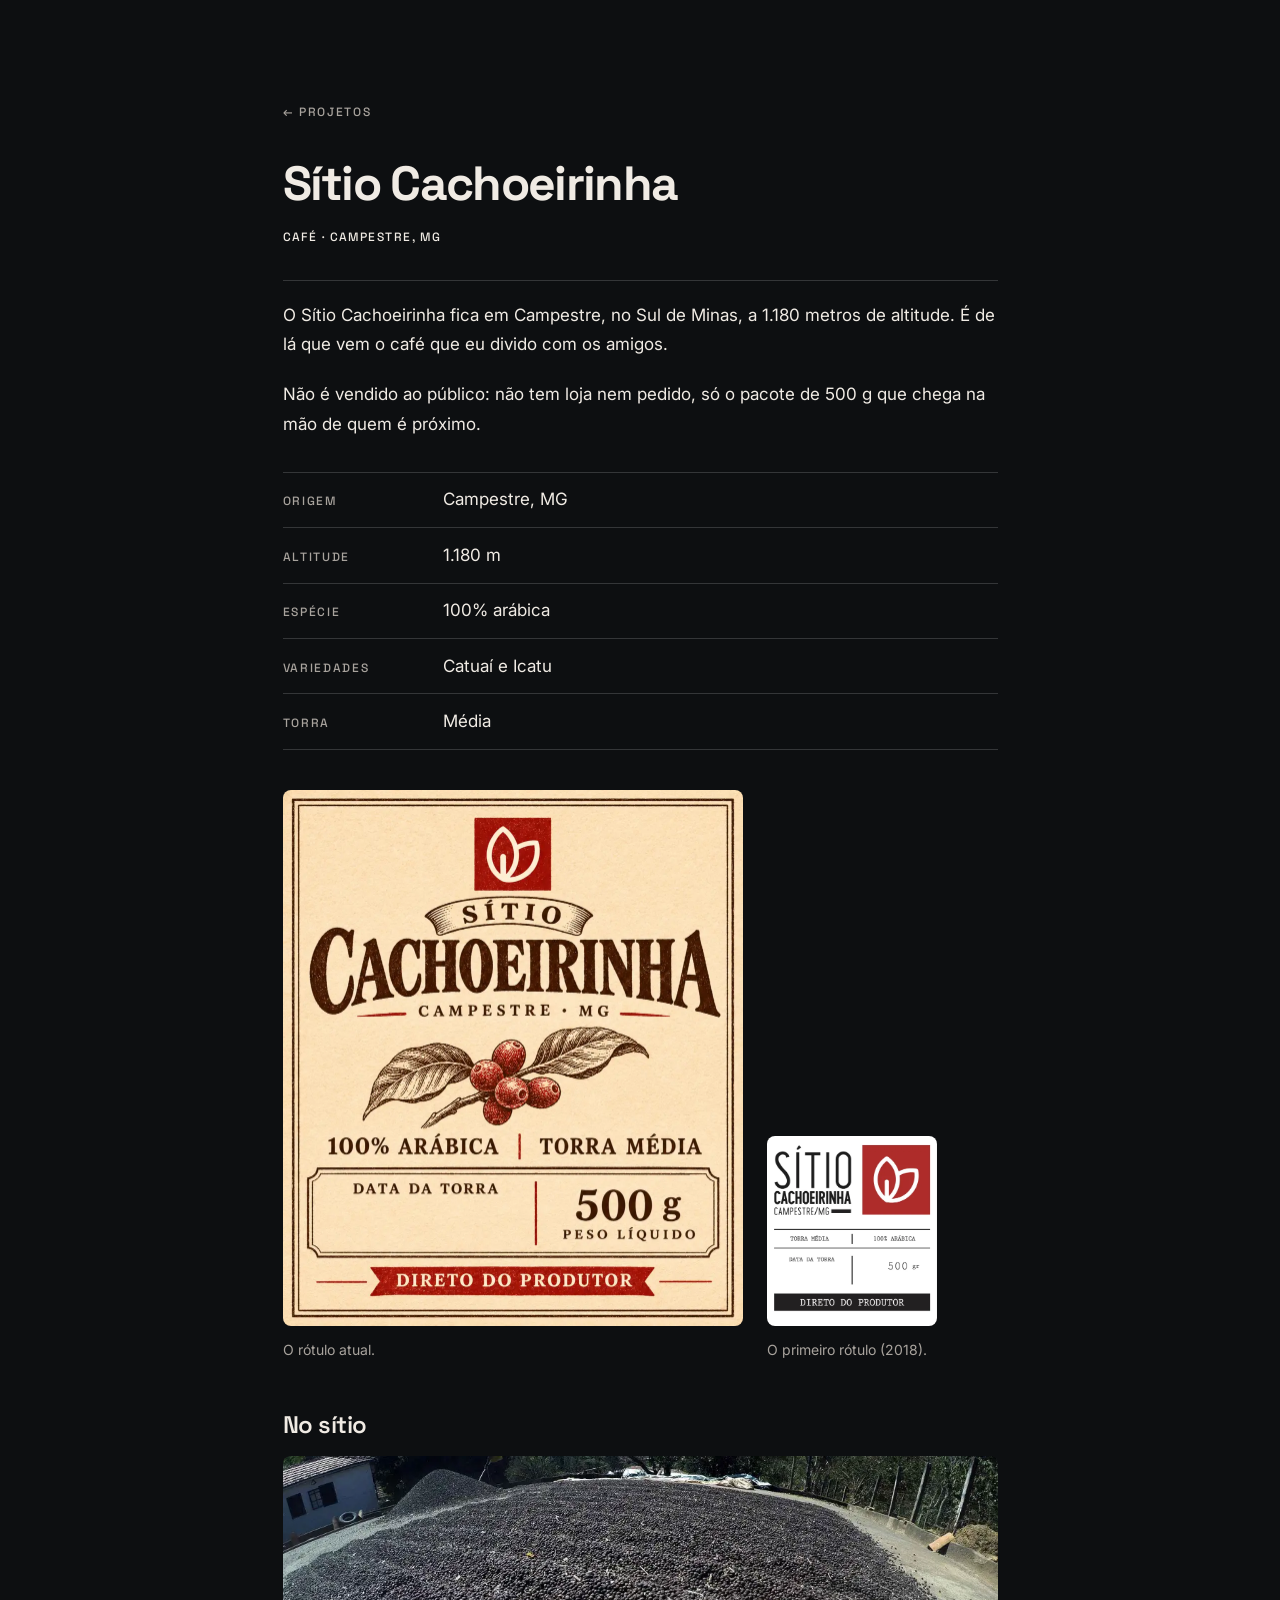
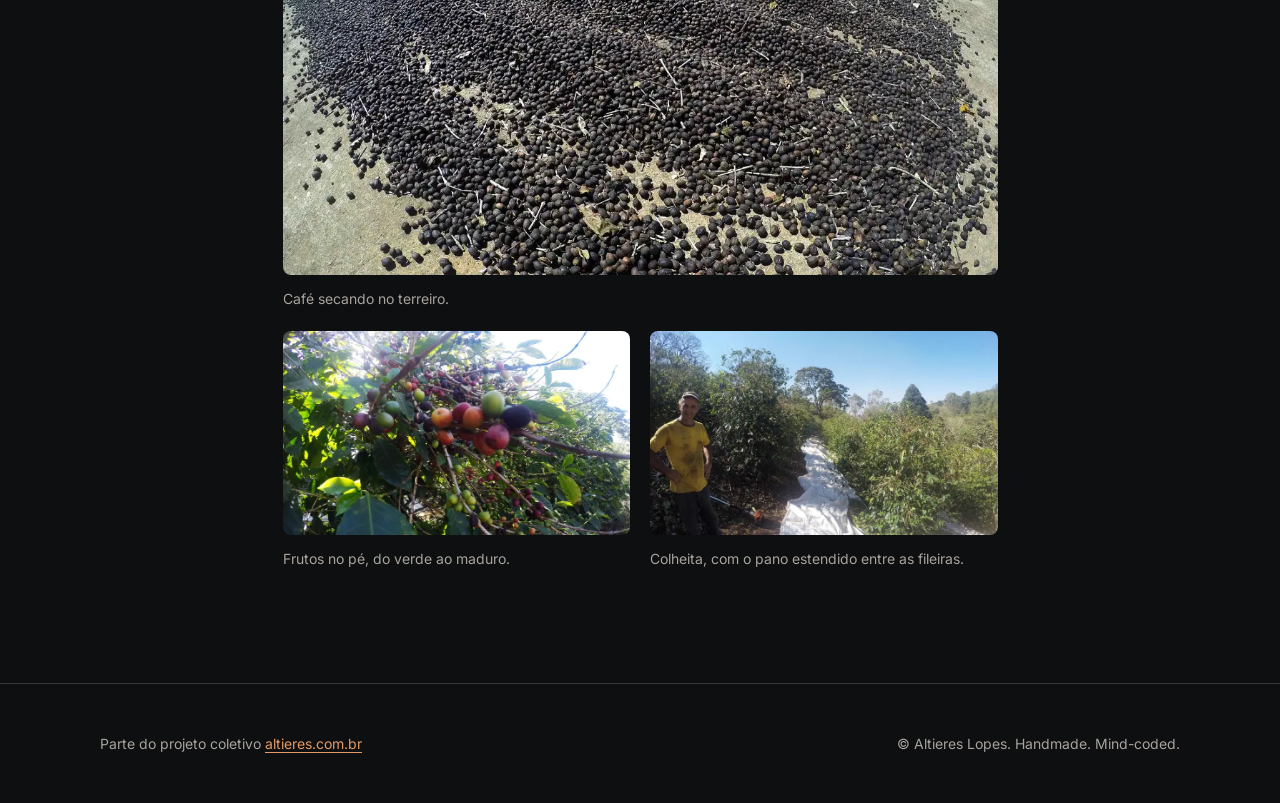
<file: projetos/sitio-cachoeirinha.html>
<!DOCTYPE html>
<html lang="pt-br">
<head>
    <meta charset="UTF-8">
    <meta name="viewport" content="width=device-width, initial-scale=1.0">
    <title>Sítio Cachoeirinha — Altieres Lopes</title>
    <meta name="description" content="Café do Sítio Cachoeirinha, em Campestre, no Sul de Minas: 100% arábica, Catuaí e Icatu, 1.180 m de altitude. Não é vendido ao público, vai só para os amigos.">
    <meta name="theme-color" content="#0D0F11">
    <link rel="icon" type="image/png" href="../assets/favicon.png">
    <link rel="apple-touch-icon" href="../assets/apple-touch-icon.png">
    <link rel="preconnect" href="https://fonts.googleapis.com">
    <link rel="preconnect" href="https://fonts.gstatic.com" crossorigin>
    <link rel="stylesheet" href="https://fonts.googleapis.com/css2?family=Inter:wght@400;500&amp;family=Space+Grotesk:wght@500;600;700&amp;display=swap">
    <link rel="stylesheet" href="../styles.css">
</head>
<body>
    <article class="post">
        <div class="container">
            <p class="post-back"><a href="../index.html#projetos">← Projetos</a></p>

            <h1 class="post-title">Sítio Cachoeirinha</h1>
            <p class="post-meta">Café <span aria-hidden="true">·</span> Campestre, MG</p>

            <p>O Sítio Cachoeirinha fica em Campestre, no Sul de Minas, a 1.180 metros
            de altitude. É de lá que vem o café que eu divido com os amigos.</p>

            <p>Não é vendido ao público: não tem loja nem pedido, só o pacote de
            500 g que chega na mão de quem é próximo.</p>

            <dl class="spec-list">
                <div><dt>Origem</dt><dd>Campestre, MG</dd></div>
                <div><dt>Altitude</dt><dd>1.180 m</dd></div>
                <div><dt>Espécie</dt><dd>100% arábica</dd></div>
                <div><dt>Variedades</dt><dd>Catuaí e Icatu</dd></div>
                <div><dt>Torra</dt><dd>Média</dd></div>
            </dl>

            <div class="label-pair">
                <figure class="product-label">
                    <picture>
                        <source srcset="../assets/rotulo-sitio-cachoeirinha.webp" type="image/webp">
                        <img src="../assets/rotulo-sitio-cachoeirinha.jpg" width="920" height="1073" decoding="async"
                             alt="Rótulo do café Sítio Cachoeirinha, de Campestre (MG): ramo de café com frutos vermelhos, 100% arábica, torra média, 500 g de peso líquido, campo para a data da torra e a faixa Direto do produtor.">
                    </picture>
                    <figcaption>O rótulo atual.</figcaption>
                </figure>
                <figure class="product-label product-label-old">
                    <picture>
                        <source srcset="../assets/rotulo-v1-sitio-cachoeirinha.webp" type="image/webp">
                        <img src="../assets/rotulo-v1-sitio-cachoeirinha.jpg" width="480" height="537" loading="lazy" decoding="async"
                             alt="Primeiro rótulo do café Sítio Cachoeirinha: fundo branco, letras pretas condensadas, símbolo de folhas em um quadrado vermelho, torra média, 100% arábica, 500 gramas e a faixa Direto do produtor.">
                    </picture>
                    <figcaption>O primeiro rótulo (2018).</figcaption>
                </figure>
            </div>

            <h2>No sítio</h2>

            <div class="photo-grid">
                <figure class="photo-wide">
                    <picture>
                        <source srcset="../assets/sitio-cachoeirinha/terreiro.webp" type="image/webp">
                        <img src="../assets/sitio-cachoeirinha/terreiro.jpg" width="1000" height="586" loading="lazy" decoding="async"
                             alt="Grãos de café espalhados para secar em um terreiro de cimento, ao sol, com uma casa ao fundo.">
                    </picture>
                    <figcaption>Café secando no terreiro.</figcaption>
                </figure>
                <figure>
                    <picture>
                        <source srcset="../assets/sitio-cachoeirinha/frutos.webp" type="image/webp">
                        <img src="../assets/sitio-cachoeirinha/frutos.jpg" width="800" height="469" loading="lazy" decoding="async"
                             alt="Galho de cafeeiro com frutos em vários estágios de maturação, do verde ao vermelho e ao quase preto.">
                    </picture>
                    <figcaption>Frutos no pé, do verde ao maduro.</figcaption>
                </figure>
                <figure>
                    <picture>
                        <source srcset="../assets/sitio-cachoeirinha/colheita.webp" type="image/webp">
                        <img src="../assets/sitio-cachoeirinha/colheita.jpg" width="800" height="469" loading="lazy" decoding="async"
                             alt="Colheita entre fileiras de café, com um pano branco estendido no chão para recolher os grãos.">
                    </picture>
                    <figcaption>Colheita, com o pano estendido entre as fileiras.</figcaption>
                </figure>
            </div>
        </div>
    </article>

    <footer>
        <div class="container">
            <p>Parte do projeto coletivo <a href="https://altieres.com.br" target="_blank" rel="noopener noreferrer">altieres.com.br</a></p>
            <p>© Altieres Lopes. Handmade. Mind-coded.</p>
        </div>
    </footer>
</body>
</html>
</file>
<file: styles.css>
/* ==========================================================
   Handmade. Mind-coded. — lopes.altieres.com.br
   Grafite de base, marfim nos textos, cobre como destaque.
   ========================================================== */

:root {
    --bg-primary: #0D0F11;
    --bg-secondary: #1B1E21;
    --bg-elevated: #292D30;

    --accent: #C47C4A;
    --accent-hover: #E49A62;

    --text-primary: #F0EBE4;
    --text-secondary: #A8A39D;

    --border: #343638;
    /* borda de campos de formulário: >= 3:1 sobre o fundo (WCAG 1.4.11) */
    --border-strong: #6B6E71;

    --font-display: "Space Grotesk", ui-sans-serif, system-ui, -apple-system, "Segoe UI", sans-serif;
    --font-body: "Inter", ui-sans-serif, system-ui, -apple-system, "Segoe UI", sans-serif;
    --font-mono: ui-monospace, "SF Mono", Menlo, Consolas, monospace;

    --radius: 10px;
    --container: 1160px;
    --gutter: clamp(1.25rem, 4vw, 2.5rem);
    --section-space: clamp(5rem, 11vw, 9rem);
    --measure: 65ch;
    --ease: 200ms ease;
}

*,
*::before,
*::after {
    margin: 0;
    padding: 0;
    box-sizing: border-box;
}

html {
    scroll-behavior: smooth;
    -webkit-text-size-adjust: 100%;
}

body {
    font-family: var(--font-body);
    font-weight: 400;
    font-size: 1.0625rem;
    line-height: 1.7;
    background: var(--bg-primary);
    color: var(--text-primary);
    -webkit-font-smoothing: antialiased;
    text-rendering: optimizeLegibility;
}

img {
    display: block;
    max-width: 100%;
    height: auto;
}

a {
    color: var(--accent-hover);
    text-underline-offset: 0.2em;
    text-decoration-thickness: 1px;
    transition: color var(--ease);
}

a:hover {
    color: var(--text-primary);
}

:focus-visible {
    outline: 2px solid var(--accent-hover);
    outline-offset: 3px;
    border-radius: 4px;
}

::selection {
    background: var(--accent);
    color: var(--bg-primary);
}

.container {
    max-width: var(--container);
    margin: 0 auto;
    padding: 0 var(--gutter);
}

.skip-link {
    position: absolute;
    left: var(--gutter);
    top: -100px;
    z-index: 10;
    padding: 0.6rem 1rem;
    background: var(--accent);
    color: var(--bg-primary);
    font-weight: 500;
    border-radius: 6px;
    text-decoration: none;
}

.skip-link:focus {
    top: 1rem;
}

/* ---------- Tipografia ---------- */

h1, h2, h3 {
    font-family: var(--font-display);
    color: var(--text-primary);
    font-weight: 600;
    line-height: 1.05;
    letter-spacing: -0.02em;
}

h1 {
    font-size: clamp(2.75rem, 8vw, 5.5rem);
    font-weight: 700;
    letter-spacing: -0.035em;
}

h2 {
    font-size: clamp(2rem, 4.5vw, 3rem);
}

h3 {
    font-size: 1.25rem;
    line-height: 1.25;
    letter-spacing: -0.01em;
}

p, li {
    color: var(--text-secondary);
}

.label {
    font-family: var(--font-display);
    font-size: 0.75rem;
    font-weight: 500;
    letter-spacing: 0.14em;
    text-transform: uppercase;
    line-height: 1.4;
}

/* ---------- Header / Hero ---------- */

.site-header {
    border-bottom: 1px solid var(--border);
}

.topbar {
    display: flex;
    flex-wrap: wrap;
    align-items: center;
    justify-content: space-between;
    gap: 1rem 2rem;
    padding-top: 1.5rem;
    padding-bottom: 1.5rem;
}

.brand-mark {
    display: inline-block;
    border-radius: 6px;
}

.brand-mark img {
    width: 36px;
    height: 36px;
    border-radius: 6px;
}

nav ul {
    display: flex;
    flex-wrap: wrap;
    gap: 0.5rem 1.75rem;
    list-style: none;
}

nav a {
    font-family: var(--font-display);
    font-size: 0.8125rem;
    font-weight: 500;
    letter-spacing: 0.12em;
    text-transform: uppercase;
    color: var(--text-secondary);
    text-decoration: none;
    padding: 0.25rem 0;
}

nav a:hover {
    color: var(--text-primary);
}

.hero {
    padding-top: clamp(4rem, 10vw, 8rem);
    padding-bottom: clamp(4rem, 9vw, 7rem);
}

.hero-logo img {
    width: min(100%, 600px);
    /* A logo vem num fundo quase preto; "lighten" funde com o grafite da página. */
    mix-blend-mode: lighten;
}

.hero h1 {
    margin-top: clamp(2.5rem, 6vw, 4.5rem);
}

.hero-disciplines {
    margin-top: 1.5rem;
    padding-top: 1.25rem;
    color: var(--text-secondary);
    max-width: 640px;
    /* régua: linha fina com marcações a cada 24px */
    background:
        linear-gradient(var(--border), var(--border)) top left / 100% 1px no-repeat,
        repeating-linear-gradient(90deg, var(--border) 0 1px, transparent 1px 24px) top left / 100% 7px no-repeat;
}

.hero-disciplines span {
    color: var(--accent);
    padding: 0 0.35em;
}

/* ---------- Seções ---------- */

section {
    padding: var(--section-space) 0;
    scroll-margin-top: 1rem;
}

section + section {
    border-top: 1px solid var(--border);
}

.section-head {
    display: flex;
    flex-direction: column;
    gap: 1rem;
    margin-bottom: 2.5rem;
}

.section-index {
    display: flex;
    align-items: center;
    gap: 0.9rem;
    font-family: var(--font-display);
    font-size: 0.8125rem;
    font-weight: 500;
    letter-spacing: 0.14em;
    color: var(--accent);
}

.section-index::after {
    content: "";
    width: 3rem;
    height: 1px;
    background: var(--border-strong);
}

.section-intro {
    max-width: var(--measure);
    font-size: 1.125rem;
    margin-top: -1rem;
    margin-bottom: 3rem;
}

.prose {
    max-width: var(--measure);
}

.prose p + p {
    margin-top: 1.25rem;
}

.lead {
    font-size: clamp(1.25rem, 2.2vw, 1.5rem);
    line-height: 1.5;
    color: var(--text-primary);
    letter-spacing: -0.005em;
}

.now-content {
    padding-top: 1.25rem;
    border-top: 1px solid var(--border);
}

/* ---------- Projetos ---------- */

.projects-grid {
    display: grid;
    grid-template-columns: repeat(auto-fill, minmax(280px, 1fr));
    gap: 1.25rem;
}

.card {
    display: flex;
    flex-direction: column;
    gap: 0.6rem;
    padding: 1.75rem;
    background: var(--bg-secondary);
    border: 1px solid var(--border);
    border-radius: var(--radius);
    color: inherit;
    text-decoration: none;
    transition: border-color var(--ease), background-color var(--ease);
}

.card-category {
    color: var(--accent);
    margin-bottom: 0.35rem;
}

.card h3 {
    display: flex;
    justify-content: space-between;
    align-items: baseline;
    gap: 1rem;
}

.card-arrow {
    font-family: var(--font-body);
    font-size: 1rem;
    color: var(--text-secondary);
    transition: color var(--ease), transform var(--ease);
}

.card p {
    font-size: 0.975rem;
    line-height: 1.6;
}

a.card:hover {
    border-color: rgba(196, 124, 74, 0.6);
    background: var(--bg-elevated);
    color: inherit;
}

a.card:hover .card-arrow {
    color: var(--accent-hover);
    transform: translate(2px, -2px);
}

/* ---------- Laboratório ---------- */

.badge {
    display: inline-block;
    vertical-align: middle;
    margin-left: 0.5rem;
    padding: 0.3rem 0.6rem;
    font-family: var(--font-display);
    font-size: 0.6875rem;
    font-weight: 500;
    letter-spacing: 0.14em;
    text-transform: uppercase;
    line-height: 1;
    color: var(--accent-hover);
    border: 1px dashed var(--accent);
    border-radius: 999px;
    position: relative;
    top: -0.2em;
}

.lab-projects {
    margin-bottom: 2.5rem;
}

.lab-list {
    list-style: none;
    counter-reset: lab;
    display: grid;
    grid-template-columns: repeat(auto-fit, minmax(240px, 1fr));
    gap: 0 2rem;
    border-top: 1px solid var(--border);
}

.lab-list li {
    counter-increment: lab;
    position: relative;
    padding: 1.75rem 0 0.5rem;
    color: var(--text-primary);
    max-width: 34ch;
}

/* marcação técnica: tick em cobre sobre a linha + índice L-0n */
.lab-list li::before {
    content: "L-" counter(lab, decimal-leading-zero);
    display: block;
    margin-bottom: 0.75rem;
    font-family: var(--font-display);
    font-size: 0.75rem;
    font-weight: 500;
    letter-spacing: 0.14em;
    color: var(--text-secondary);
}

.lab-list li::after {
    content: "";
    position: absolute;
    top: -1px;
    left: 0;
    width: 1.5rem;
    height: 1px;
    background: var(--accent);
}

/* ---------- Anotações & Leituras ---------- */

.notes-list {
    list-style: none;
    margin-top: 3rem;
    border-top: 1px solid var(--border);
    max-width: 880px;
}

.notes-list li {
    display: grid;
    grid-template-columns: 12rem 1fr;
    gap: 0.4rem 2rem;
    align-items: baseline;
    padding: 1.4rem 0;
    border-bottom: 1px solid var(--border);
}

.notes-list .note-date {
    font-family: var(--font-display);
    font-size: 0.75rem;
    font-weight: 500;
    letter-spacing: 0.12em;
    text-transform: uppercase;
    color: var(--text-secondary);
    font-variant-numeric: tabular-nums;
}

.notes-list a {
    font-family: var(--font-display);
    font-size: 1.25rem;
    font-weight: 500;
    line-height: 1.35;
    letter-spacing: -0.01em;
    color: var(--text-primary);
    text-decoration: none;
}

.notes-list a:hover {
    color: var(--accent-hover);
}

/* ---------- Contato ---------- */

form {
    display: flex;
    flex-direction: column;
    gap: 0.6rem;
    max-width: 600px;
}

label {
    font-family: var(--font-display);
    font-size: 0.75rem;
    font-weight: 500;
    letter-spacing: 0.14em;
    text-transform: uppercase;
    color: var(--text-secondary);
}

label:not(:first-child) {
    margin-top: 1rem;
}

input,
textarea {
    width: 100%;
    padding: 0.85rem 1rem;
    font: inherit;
    font-size: 1rem;
    color: var(--text-primary);
    background: var(--bg-secondary);
    border: 1px solid var(--border-strong);
    border-radius: 8px;
    transition: border-color var(--ease), background-color var(--ease);
}

input:hover,
textarea:hover {
    border-color: var(--text-secondary);
}

input:focus,
textarea:focus {
    outline: none;
    border-color: var(--accent-hover);
    background: var(--bg-elevated);
}

input:focus-visible,
textarea:focus-visible {
    outline: 2px solid var(--accent-hover);
    outline-offset: 2px;
}

textarea {
    min-height: 180px;
    resize: vertical;
}

button {
    align-self: flex-start;
    margin-top: 1.5rem;
    padding: 0.85rem 2rem;
    font-family: var(--font-display);
    font-size: 0.875rem;
    font-weight: 600;
    letter-spacing: 0.1em;
    text-transform: uppercase;
    color: var(--bg-primary);
    background: var(--accent);
    border: 1px solid var(--accent);
    border-radius: 8px;
    cursor: pointer;
    transition: background-color var(--ease), border-color var(--ease);
}

button:hover {
    background: var(--accent-hover);
    border-color: var(--accent-hover);
}

button:disabled {
    opacity: 0.7;
    cursor: progress;
}

#my-form-status {
    font-weight: 500;
    min-height: 1.7em;
}

#my-form-status.success {
    color: #7FD49B;
}

#my-form-status.error {
    color: #F2A08C;
}

/* ---------- Footer ---------- */

footer {
    padding: 3rem 0;
    border-top: 1px solid var(--border);
}

footer .container {
    display: flex;
    flex-wrap: wrap;
    justify-content: space-between;
    gap: 0.5rem 2rem;
}

footer p {
    font-size: 0.875rem;
    color: var(--text-secondary);
}

/* ---------- Responsivo ---------- */

@media (max-width: 640px) {
    nav ul {
        gap: 0.4rem 1.25rem;
    }

    nav a {
        font-size: 0.75rem;
    }

    .notes-list li {
        grid-template-columns: 1fr;
    }

    .card {
        padding: 1.5rem;
    }

    button {
        align-self: stretch;
    }
}

/* ==========================================================
   Posts (Anotações)
   ========================================================== */

.post {
    padding: clamp(3rem, 8vw, 6rem) 0 clamp(4rem, 9vw, 7rem);
}

.post .container {
    max-width: calc(var(--measure) + 2 * var(--gutter));
}

.post-back a {
    font-family: var(--font-display);
    font-size: 0.75rem;
    font-weight: 500;
    letter-spacing: 0.14em;
    text-transform: uppercase;
    color: var(--text-secondary);
    text-decoration: none;
}

.post-back a:hover {
    color: var(--accent-hover);
}

.post-title {
    font-size: clamp(2rem, 5.5vw, 3rem);
    line-height: 1.1;
    margin: 2rem 0 1rem;
}

.post-meta {
    font-family: var(--font-display);
    font-size: 0.75rem;
    font-weight: 500;
    letter-spacing: 0.12em;
    text-transform: uppercase;
    color: var(--accent);
    padding-bottom: 2rem;
    margin-bottom: 2.5rem;
    border-bottom: 1px solid var(--border);
}

.post h2 {
    font-size: 1.5rem;
    line-height: 1.25;
    margin: 3rem 0 1rem;
}

.post p,
.post li {
    line-height: 1.75;
    color: var(--text-primary);
}

.post p {
    margin: 0 0 1.25rem;
}

.post ul,
.post ol {
    margin: 0 0 1.25rem 1.25rem;
}

.post li {
    margin-bottom: 0.6rem;
}

.post li::marker {
    color: var(--accent);
}

.post strong {
    font-weight: 600;
    color: var(--text-primary);
}

.post em {
    color: var(--text-secondary);
}

.post code {
    font-family: var(--font-mono);
    font-size: 0.88em;
    background: var(--bg-secondary);
    border: 1px solid var(--border);
    border-radius: 4px;
    padding: 2px 6px;
    color: var(--accent-hover);
}

.post pre {
    background: var(--bg-secondary);
    border: 1px solid var(--border);
    border-left: 2px solid var(--accent);
    border-radius: 8px;
    padding: 1rem 1.25rem;
    margin: 1.25rem 0;
    overflow-x: auto;
}

.post pre code {
    background: none;
    border: none;
    padding: 0;
    color: var(--text-primary);
    font-size: 0.85rem;
    line-height: 1.6;
    white-space: pre;
}

/* Página de produto (ex.: rótulo do café) */
.product-label {
    margin: 2.5rem 0 0;
    max-width: 460px;
}

.product-label img {
    width: 100%;
    border-radius: 8px;
}

/* Rótulo atual + o antigo, menor, como referência */
.label-pair {
    display: flex;
    align-items: flex-end;
    gap: 1.5rem;
    margin-top: 2.5rem;
}

.label-pair .product-label {
    margin: 0;
    flex: 0 1 460px;
}

.label-pair .product-label-old {
    flex: 0 1 170px;
}

@media (max-width: 600px) {
    .label-pair {
        flex-direction: column;
        align-items: flex-start;
    }

    .label-pair .product-label {
        flex: none;
        width: 100%;
    }

    .label-pair .product-label-old {
        width: 45%;
    }
}

.post figcaption {
    margin-top: 0.75rem;
    font-size: 0.875rem;
    color: var(--text-secondary);
}

/* Ficha técnica: linhas finas, rótulo em caixa-alta à esquerda */
.spec-list {
    margin: 2rem 0 0;
    border-top: 1px solid var(--border);
}

.spec-list div {
    display: grid;
    grid-template-columns: 9rem 1fr;
    gap: 1rem;
    align-items: baseline;
    padding: 0.8rem 0;
    border-bottom: 1px solid var(--border);
}

.spec-list dt {
    font-family: var(--font-display);
    font-size: 0.75rem;
    font-weight: 500;
    letter-spacing: 0.14em;
    text-transform: uppercase;
    color: var(--text-secondary);
}

.spec-list dd {
    color: var(--text-primary);
}

/* Fotos: a primeira ocupa a largura toda, as outras lado a lado */
.photo-grid {
    display: grid;
    grid-template-columns: 1fr 1fr;
    gap: 1.25rem;
}

.photo-grid figure {
    margin: 0;
}

.photo-grid .photo-wide {
    grid-column: 1 / -1;
}

.photo-grid img {
    width: 100%;
    border-radius: 8px;
}

@media (max-width: 600px) {
    .photo-grid {
        grid-template-columns: 1fr;
    }
}

/* Foto solta no meio do texto */
.post-photo {
    margin: 2rem 0 2.25rem;
}

.post-photo img {
    width: 100%;
    border-radius: 8px;
}

.post-photo-portrait {
    max-width: 420px;
}

.post figcaption a {
    color: var(--accent);
}

.post figcaption a:hover {
    color: var(--accent-hover);
}

@media (max-width: 600px) {
    .post pre { padding: 0.75rem 0.9rem; }
    .post pre code { font-size: 0.78rem; }
}

/* ---------- Movimento reduzido ---------- */

@media (prefers-reduced-motion: reduce) {
    html {
        scroll-behavior: auto;
    }

    *,
    *::before,
    *::after {
        animation-duration: 0.01ms !important;
        animation-iteration-count: 1 !important;
        transition-duration: 0.01ms !important;
    }
}
</file>
